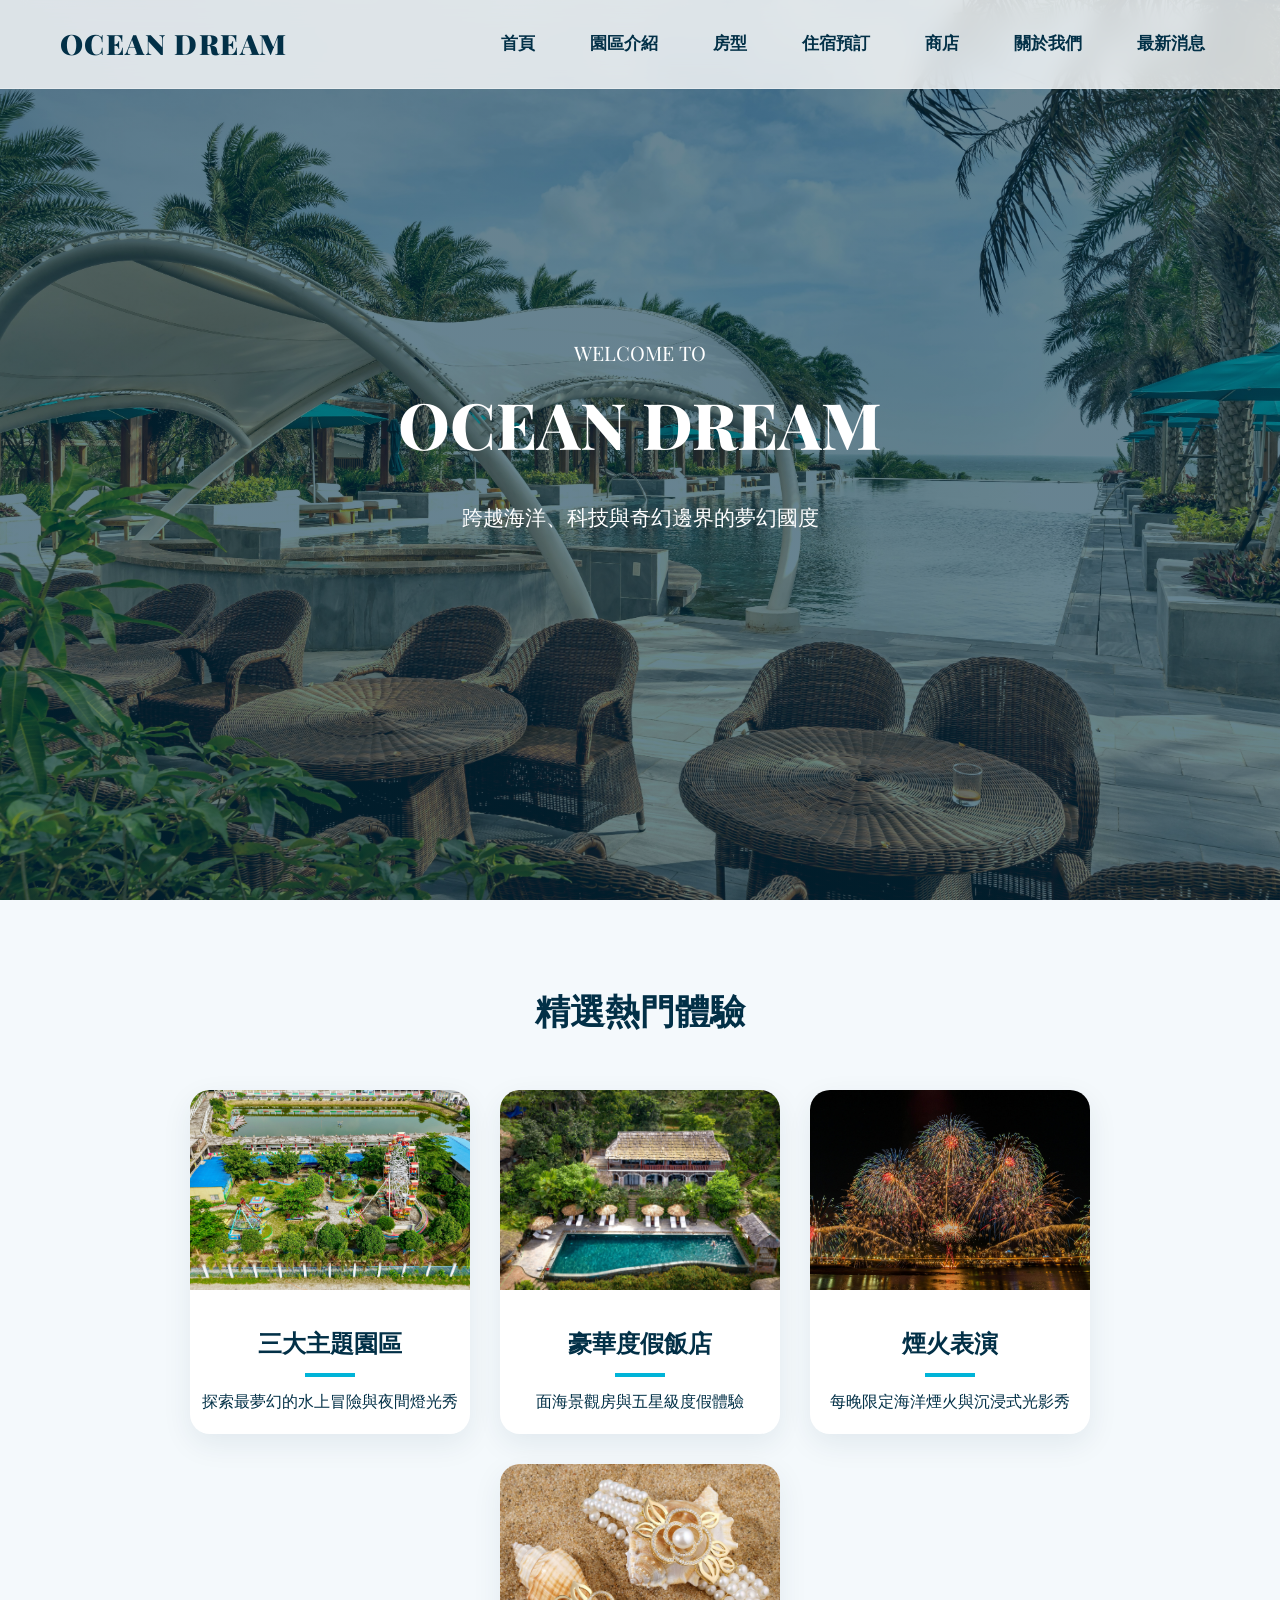
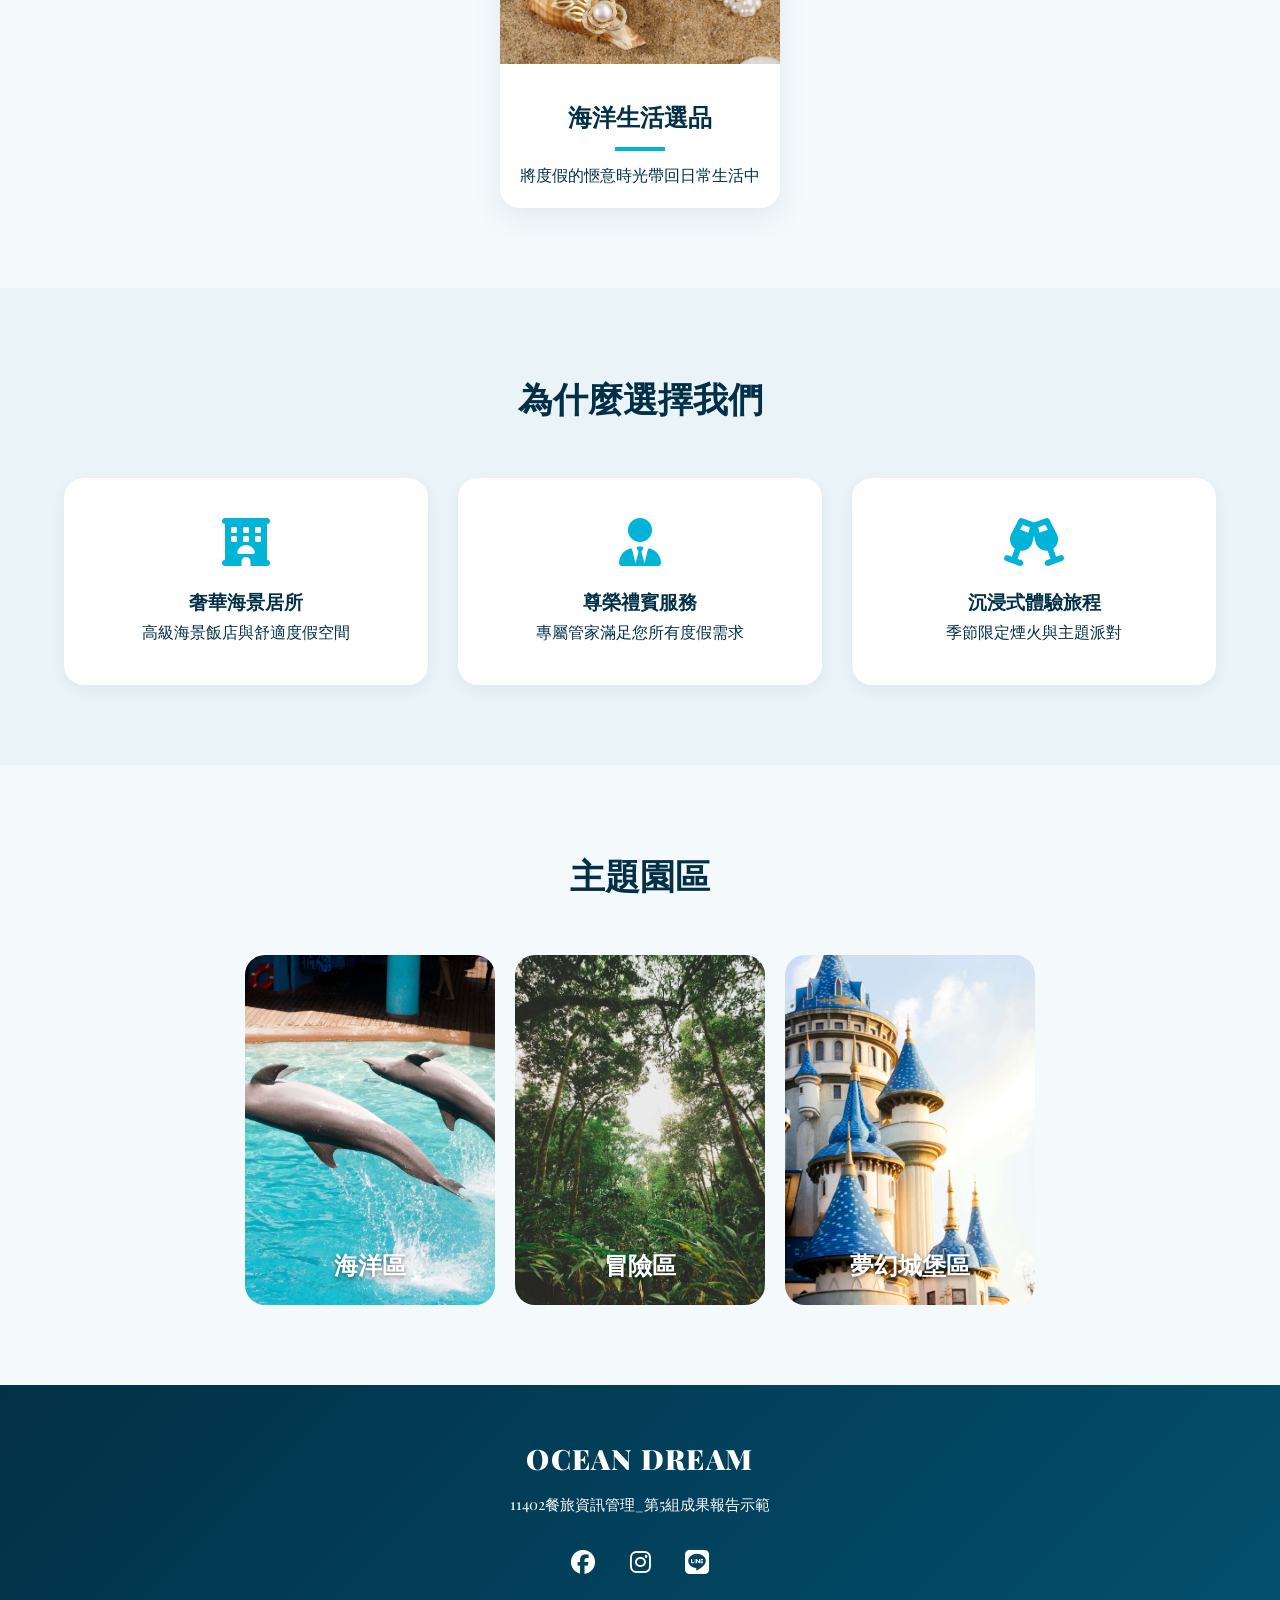
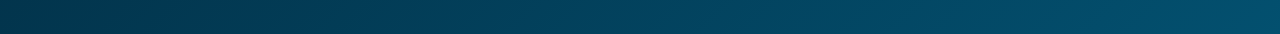
<file: OCEAN DREAM/index.html>
<!doctype html>
<html lang="zh-Hant-TW">
<head>
    <meta charset="utf-8">
    <link href="style.css" rel="stylesheet" type="text/css">
	<link rel="stylesheet" href="https://cdnjs.cloudflare.com/ajax/libs/font-awesome/6.5.1/css/all.min.css">
	<link rel="preconnect" href="https://fonts.googleapis.com">
	<link rel="preconnect" href="https://fonts.gstatic.com" crossorigin>
	<link href="https://fonts.googleapis.com/css2?family=Playfair+Display:wght@400;700;1000&display=swap" rel="stylesheet">
</head>

    <nav class="navbar">
        <div class="logo">Ocean Dream</div>
        
        <ul class="nav-links">
            <li><a href="index.html">首頁</a></li>
            <li><a href="introduction.html">園區介紹</a></li>
            <li><a href="room.html">房型</a></li>
            <li><a href="order.html">住宿預訂</a></li>
            <li><a href="shop.html">商店</a></li>
            <li><a href="about.html">關於我們</a></li>
            <li><a href="news.html">最新消息</a></li>
        </ul>
    </nav>
	<body class="page-index">
	
	<section class="hero">
        <div class="hero-content">
        <span>WELCOME TO</span>
        <h1>OCEAN DREAM</h1>
        <p>跨越海洋、科技與奇幻邊界的夢幻國度 </p>
        </div>
    </section>

    <!-- Featured Tours -->
    <section class="featured-tours">

        <div class="section-title">精選熱門體驗</div>
        <div class="card-container">
            <!-- Card 1 -->
            <div class="tour-card">
                <img src="images/index2.jpg" alt="海洋世界示意圖">
                <h3>三大主題園區</h3><hr>
                <p>探索最夢幻的水上冒險與夜間燈光秀</p>
            </div>

            <!-- Card 2 -->
            <div class="tour-card">
                <img src="images/index3.jpg" alt="豪華度假飯店示意圖">
                <h3>豪華度假飯店</h3> <hr>
                <p>面海景觀房與五星級度假體驗</p>
            </div>

            <!-- Card 3 -->
            <div class="tour-card">
                <img src="images/index4.jpg" alt="煙火表演示意圖">
                <h3>煙火表演</h3><hr>
                <p>每晚限定海洋煙火與沉浸式光影秀</p>
            </div>

            <!-- Card 4 -->
            <div class="tour-card">
                <img src="images/index5.jpg" alt="親子冒險示意圖">
                <h3>海洋生活選品</h3><hr>
                <p>將度假的愜意時光帶回日常生活中</p>
            </div>

        </div>

    </section>

    <!-- Advantages -->
    <section class="advantages">

        <div class="section-title">為什麼選擇我們</div>

        <div class="advantages-container">

            <!-- Advantage 1 -->
            <div class="advantage-card">
                <i class="fa-solid fa-hotel"></i>
                <h3>奢華海景居所</h3>
                <p>高級海景飯店與舒適度假空間</p>
            </div>

            <!-- Advantage 2 -->
            <div class="advantage-card">
    			<i class="fa-solid fa-user-tie"></i> 
				<h3>尊榮禮賓服務</h3>
   			 	<p>專屬管家滿足您所有度假需求</p>
</div>

            <!-- Advantage 3 -->
            <div class="advantage-card">
                <i class="fa-solid fa-champagne-glasses"></i>
                <h3>沉浸式體驗旅程</h3>
                <p> 季節限定煙火與主題派對</p>
            </div>

        </div>

    </section>

    <!-- Categories -->
    <section class="tour-categories">
        <div class="section-title">主題園區</div>
        <div class="category-cards">

            <!-- Category 1 -->
            <div class="category-card">
                <a href="introduction.html" class="card-link">
				<img src="images/index6.jpg" alt="海洋區示意圖">
                <h3>海洋區</h3>
				</a>
            </div>

            <!-- Category 2 -->
            <div class="category-card">
				<a href="introduction.html" class="card-link">
                <img src="images/index7.jpg" alt="探險區示意圖">
                <h3>冒險區</h3>
			</a>
            </div>

            <!-- Category 4 -->
            <div class="category-card">
    <!-- 將連結包裹住整個卡片內容 -->
    			<a href="introduction.html" class="card-link">
        		<img src="images/index9.jpg" alt="夢幻城堡區示意圖">
        		<h3>夢幻城堡區</h3>
    </a>
</div>
        </div>
    </section>
	
</body>
	<footer>
		<div class="footer-logo">Ocean Dream</div>
    	<p>11402餐旅資訊管理_第5組成果報告示範</p>

    	<div class="social-icons">
        	<a href="#"><i class="fab fa-facebook"></i></a>
        	<a href="#"><i class="fab fa-instagram"></i></a>
        	<a href="#"><i class="fab fa-line"></i></a>
        	
    	</div>
	</footer>
</html>
</file>
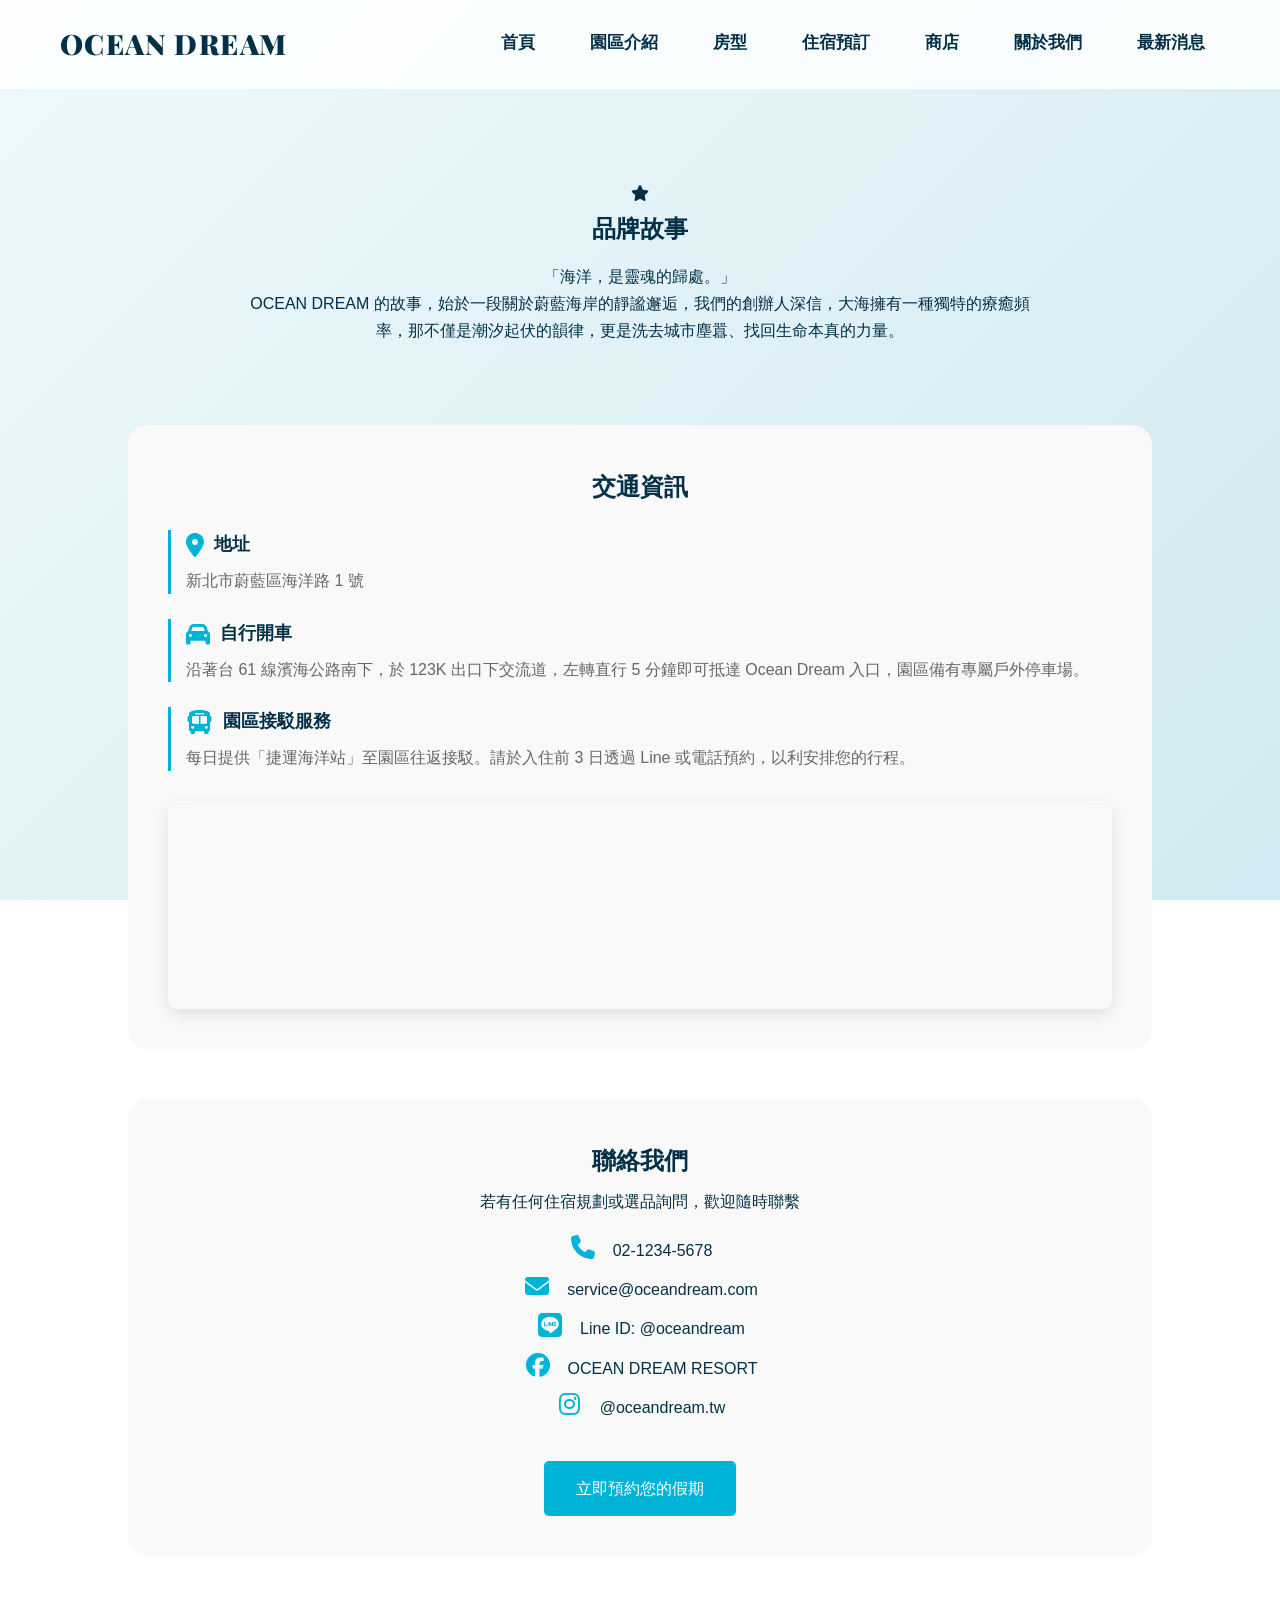
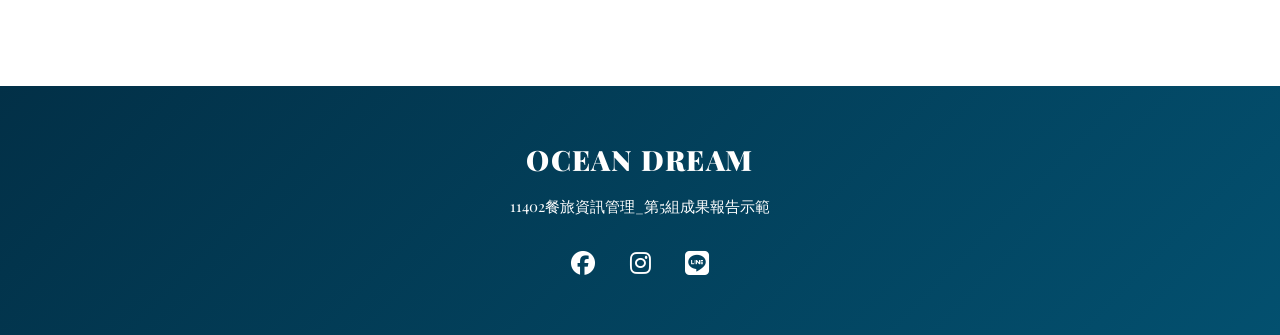
<file: OCEAN DREAM/about.html>
<!doctype html>
<html lang="zh-Hant-TW">
<head>
    <meta charset="utf-8">
    <link href="style.css" rel="stylesheet" type="text/css">
	<link rel="stylesheet" href="https://cdnjs.cloudflare.com/ajax/libs/font-awesome/6.5.1/css/all.min.css">
	<link rel="preconnect" href="https://fonts.googleapis.com">
<link rel="preconnect" href="https://fonts.gstatic.com" crossorigin>
<link href="https://fonts.googleapis.com/css2?family=Playfair+Display:wght@400;700;1000&display=swap" rel="stylesheet">
	
</head>

    <nav class="navbar">
        <div class="logo">Ocean Dream</div>
        
        <ul class="nav-links">
            <li><a href="index.html">首頁</a></li>
            <li><a href="introduction.html">園區介紹</a></li>
            <li><a href="room.html">房型</a></li>
            <li><a href="order.html">住宿預訂</a></li>
            <li><a href="shop.html">商店</a></li>
            <li><a href="about.html">關於我們</a></li>
            <li><a href="news.html">最新消息</a></li>
        </ul>
    </nav>
	<body class="page-about">

    <section class="about-content">
        <!-- 品牌簡介 -->
        <div class="info-block">
			<i class="fa-solid fa-star"></i>
            <h2>品牌故事</h2>
            <p>「海洋，是靈魂的歸處。」<br>
OCEAN DREAM 的故事，始於一段關於蔚藍海岸的靜謐邂逅，我們的創辦人深信，大海擁有一種獨特的療癒頻率，那不僅是潮汐起伏的韻律，更是洗去城市塵囂、找回生命本真的力量。</p>
        </div>

        <!-- 交通與聯絡 -->
        <!-- 交通區塊內 -->
<div class="contact-card">
    <h3>交通資訊</h3>
       
    <!-- 開車指引 -->
	<div class="transport-option">
        <h4><i class="fa-solid fa-location-dot"></i> 地址</h4>
        <p>新北市蔚藍區海洋路 1 號</p>
    </div>
    <div class="transport-option">
        <h4><i class="fa-solid fa-car"></i> 自行開車</h4>
        <p>沿著台 61 線濱海公路南下，於 123K 出口下交流道，左轉直行 5 分鐘即可抵達 Ocean Dream 入口，園區備有專屬戶外停車場。</p>
    </div>

    <!-- 接駁車指引 -->
    <div class="transport-option">
        <h4><i class="fa-solid fa-bus"></i> 園區接駁服務</h4>
        <p>每日提供「捷運海洋站」至園區往返接駁。請於入住前 3 日透過 Line 或電話預約，以利安排您的行程。</p>
    </div>

    <!-- 地圖區塊 -->
    <div class="map-container">
        <!-- 嵌入 Google Map 的 iframe 放置於此 -->
        <iframe src="https://www.google.com/maps/embed?..." width="100%" height="200" style="border:0; border-radius:10px;" allowfullscreen="" loading="lazy"></iframe>
    </div>
</div>

            <!-- 聯絡我們 -->
            <div class="contact-card1">
            <h3>聯絡我們</h3>
                <p>若有任何住宿規劃或選品詢問，歡迎隨時聯繫</p>
                <ul class="contact-list">
                    <li><i class="fa-solid fa-phone"></i>02-1234-5678</li>
                    <li><i class="fa-solid fa-envelope"></i>service@oceandream.com</li>
                    <li><i class="fa-brands fa-line"></i>Line ID: @oceandream</li>
					<li><i class="fa-brands fa-facebook"></i>OCEAN DREAM RESORT</li>
					<li><i class="fa-brands fa-instagram"></i>@oceandream.tw</li>
                </ul>
                <a href="order.html" class="contact-btn">立即預約您的假期</a>
            </div>
    </section>


</body>
	<footer>
		<div class="footer-logo">Ocean Dream</div>
    	<p>11402餐旅資訊管理_第5組成果報告示範</p>

    	<div class="social-icons">
        	<a href="#"><i class="fab fa-facebook"></i></a>
        	<a href="#"><i class="fab fa-instagram"></i></a>
        	<a href="#"><i class="fab fa-line"></i></a>
        	
    	</div>
	</footer>
</html>
</file>
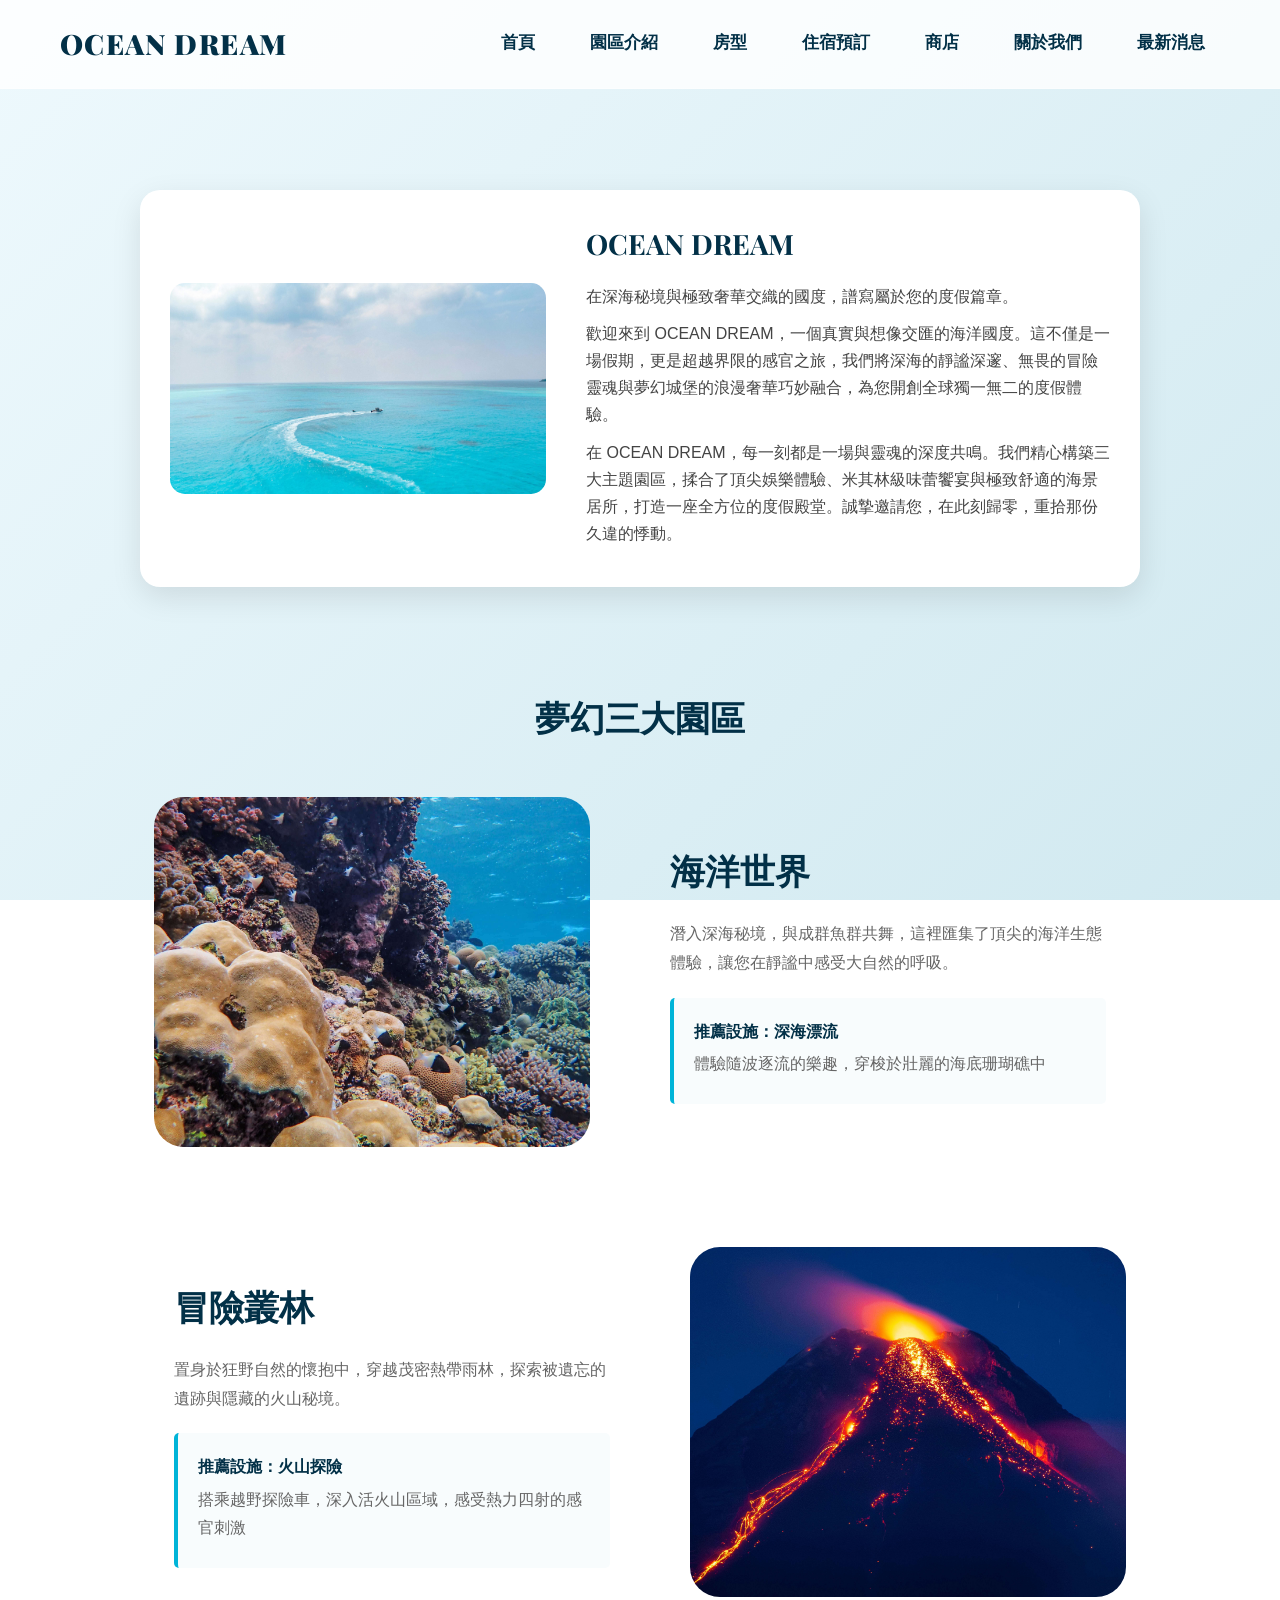
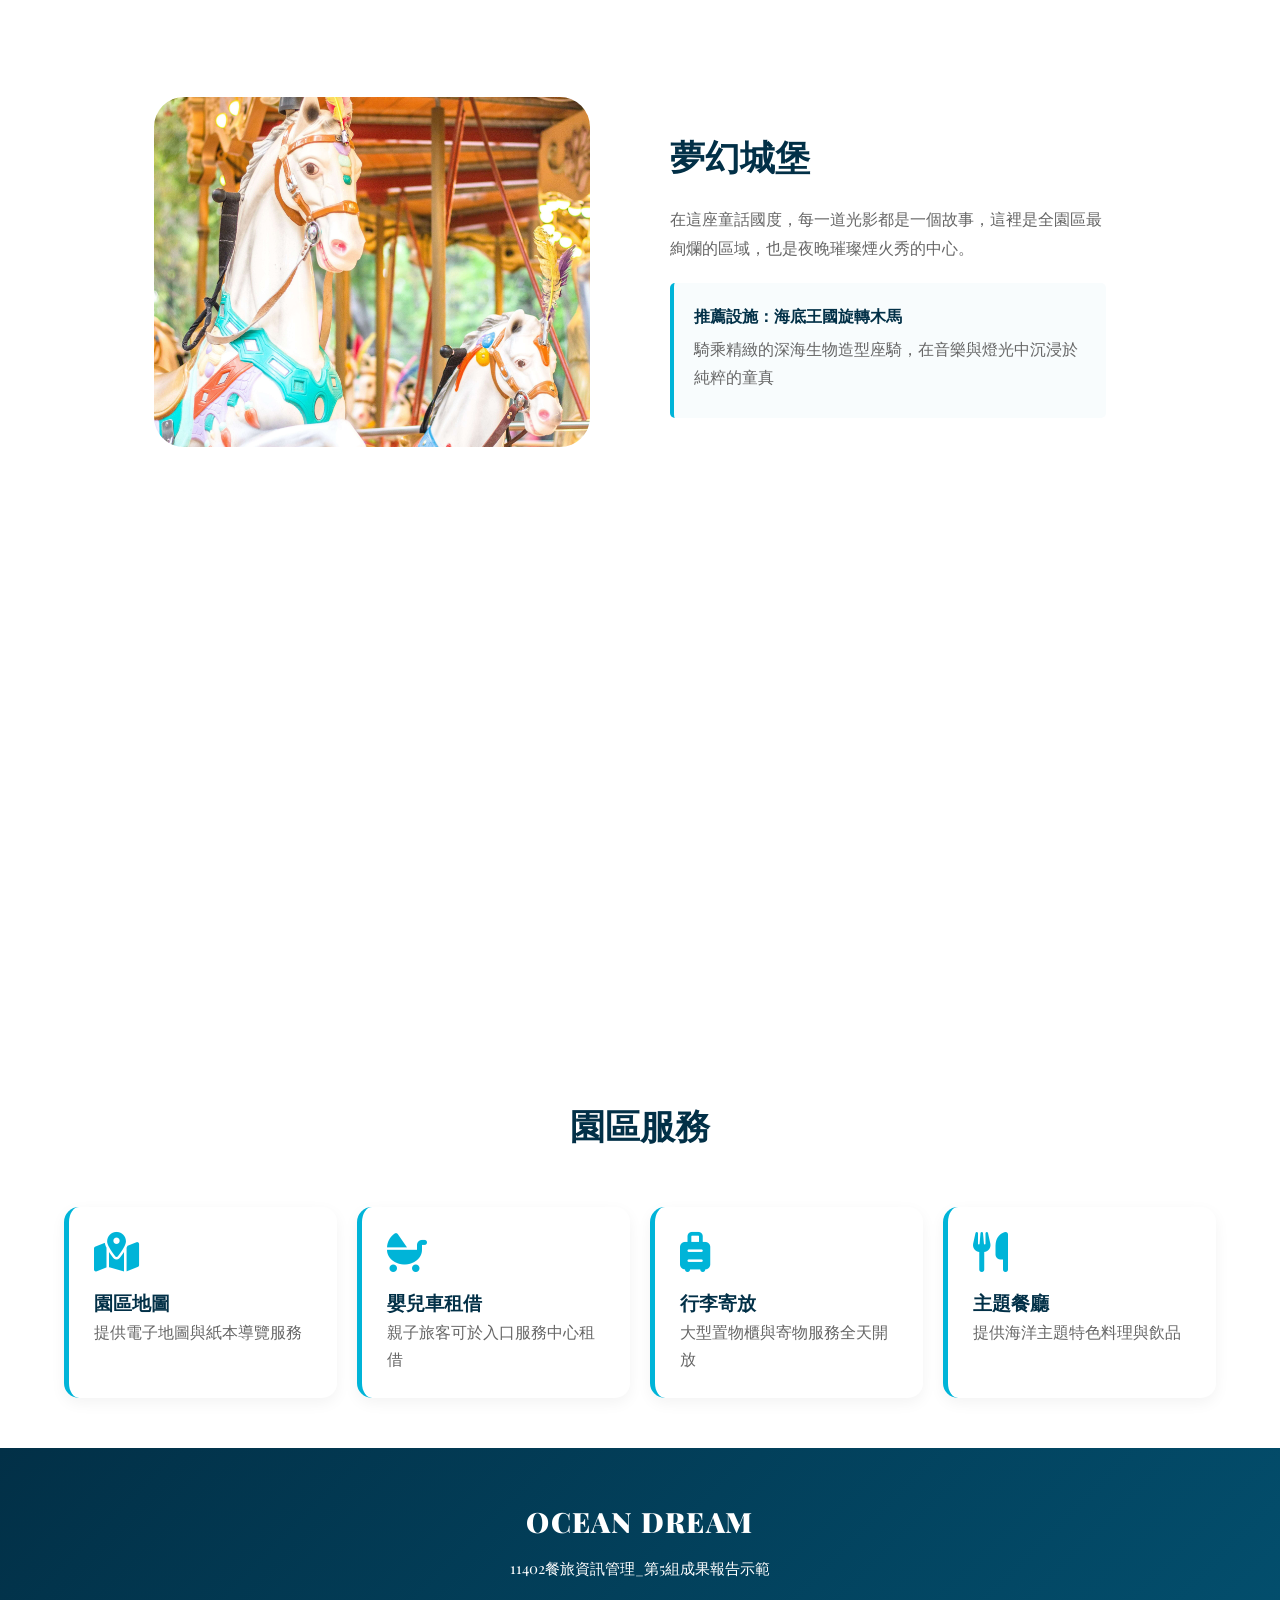
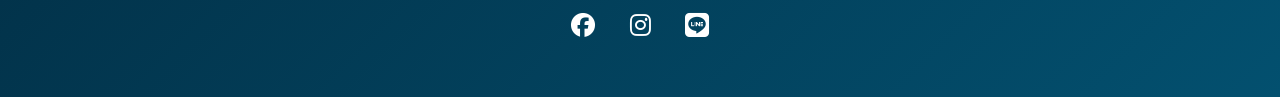
<file: OCEAN DREAM/introduction.html>
<!doctype html>
<html lang="zh-Hant-TW">
<head>
    <meta charset="utf-8">
    <link href="style.css" rel="stylesheet" type="text/css">
	<link rel="stylesheet" href="https://cdnjs.cloudflare.com/ajax/libs/font-awesome/6.5.1/css/all.min.css">
	<link rel="preconnect" href="https://fonts.googleapis.com">
<link rel="preconnect" href="https://fonts.gstatic.com" crossorigin>
<link href="https://fonts.googleapis.com/css2?family=Playfair+Display:wght@400;700;1000&display=swap" rel="stylesheet">
	
</head>


<nav class="navbar">
    <div class="logo">Ocean Dream</div>

    <ul class="nav-links">
        <li><a href="index.html">首頁</a></li>
        <li><a href="introduction.html">園區介紹</a></li>
        <li><a href="room.html">房型</a></li>
        <li><a href="order.html">住宿預訂</a></li>
        <li><a href="shop.html">商店</a></li>
        <li><a href="about.html">關於我們</a></li>
        <li><a href="news.html">最新消息</a></li>
    </ul>
</nav>
	<body class="page-intro">
<!-- Hero -->
	

<!-- ===== About ===== -->
<section>

    <div class="card-container">

        <div class="tour-card" style="width:100%; max-width:1000px;">
            <div class="card-content">

                <img src="images/intro1.jpg" alt="Ocean Dream">

                <div class="card-text">
                    <h3>OCEAN DREAM </h3>
                    <p class="highlight-text">在深海秘境與極致奢華交織的國度，譜寫屬於您的度假篇章。</p>
            
            <p>歡迎來到 OCEAN DREAM，一個真實與想像交匯的海洋國度。這不僅是一場假期，更是超越界限的感官之旅，我們將深海的靜謐深邃、無畏的冒險靈魂與夢幻城堡的浪漫奢華巧妙融合，為您開創全球獨一無二的度假體驗。</p>
      
            <p>在 OCEAN DREAM，每一刻都是一場與靈魂的深度共鳴。我們精心構築三大主題園區，揉合了頂尖娛樂體驗、米其林級味蕾饗宴與極致舒適的海景居所，打造一座全方位的度假殿堂。誠摯邀請您，在此刻歸零，重拾那份久違的悸動。</p>
                </div>

            </div>
        </div>

    </div>
</section>

<!-- ===== Zones ===== -->
<section class="theme-park-section">
    <h2 class="section-title">夢幻三大園區</h2>

    <div class="park-item">
        <div class="park-img"><img src="images/intro2.jpg" alt="海洋世界"></div>
        <div class="park-desc">
            <h3>海洋世界</h3>
            <p>潛入深海秘境，與成群魚群共舞，這裡匯集了頂尖的海洋生態體驗，讓您在靜謐中感受大自然的呼吸。</p>
            <div class="highlight-ride">
                <strong>推薦設施：深海漂流</strong>
                <p>體驗隨波逐流的樂趣，穿梭於壯麗的海底珊瑚礁中</p>
            </div>
        </div>
    </div>

    <div class="park-item reverse">
        <div class="park-img"><img src="images/intro5.jpg" alt="冒險叢林"></div>
        <div class="park-desc">
            <h3>冒險叢林</h3>
            <p>置身於狂野自然的懷抱中，穿越茂密熱帶雨林，探索被遺忘的遺跡與隱藏的火山秘境。</p>
            <div class="highlight-ride">
                <strong>推薦設施：火山探險</strong>
                <p>搭乘越野探險車，深入活火山區域，感受熱力四射的感官刺激</p>
            </div>
        </div>
    </div>

    <div class="park-item ">
        <div class="park-img"><img src="images/intro4.jpg" alt="夢幻城堡"></div>
        <div class="park-desc">
            <h3>夢幻城堡</h3>
            <p>在這座童話國度，每一道光影都是一個故事，這裡是全園區最絢爛的區域，也是夜晚璀璨煙火秀的中心。</p>
            <div class="highlight-ride">
                <strong>推薦設施：海底王國旋轉木馬</strong>
                <p>騎乘精緻的深海生物造型座騎，在音樂與燈光中沉浸於純粹的童真</p>
            </div>
        </div>
    </div>
    </section>

<!-- ===== Show ===== -->
<section class="show-hero">
    <div class="hero-overlay"></div>
    <div class="hero-content">
        <h1>夜間煙火光影秀</h1>
        <p>每晚 8:00 盛大演出</p>
    </div>
</section>

<!-- ===== Services ===== -->
<!-- ===== Services 修正後結構 ===== -->
<section class="service-section">
    <div class="section-title"><strong>園區服務</strong></div>
    <!-- 這裡只留一個 .service-list -->
    <div class="service-list">
        <div class="service-item">
            <i class="fa-solid fa-map-location-dot"></i>
            <h3>園區地圖</h3>
            <p>提供電子地圖與紙本導覽服務</p>
        </div>
        <div class="service-item">
            <i class="fa-solid fa-baby-carriage"></i>
            <h3>嬰兒車租借</h3>
            <p>親子旅客可於入口服務中心租借</p>
        </div>
        <div class="service-item">
            <i class="fa-solid fa-suitcase-rolling"></i>
            <h3>行李寄放</h3>
            <p>大型置物櫃與寄物服務全天開放</p>
        </div>
        <div class="service-item">
            <i class="fa-solid fa-utensils"></i>
            <h3>主題餐廳</h3>
            <p>提供海洋主題特色料理與飲品</p>
        </div>
    </div>
</section>
</body>
<footer>
		<div class="footer-logo">Ocean Dream</div>
    	<p>11402餐旅資訊管理_第5組成果報告示範</p>

    	<div class="social-icons">
        	<a href="#"><i class="fab fa-facebook"></i></a>
        	<a href="#"><i class="fab fa-instagram"></i></a>
        	<a href="#"><i class="fab fa-line"></i></a>
        	
    	</div>
	</footer>
</html>
</file>
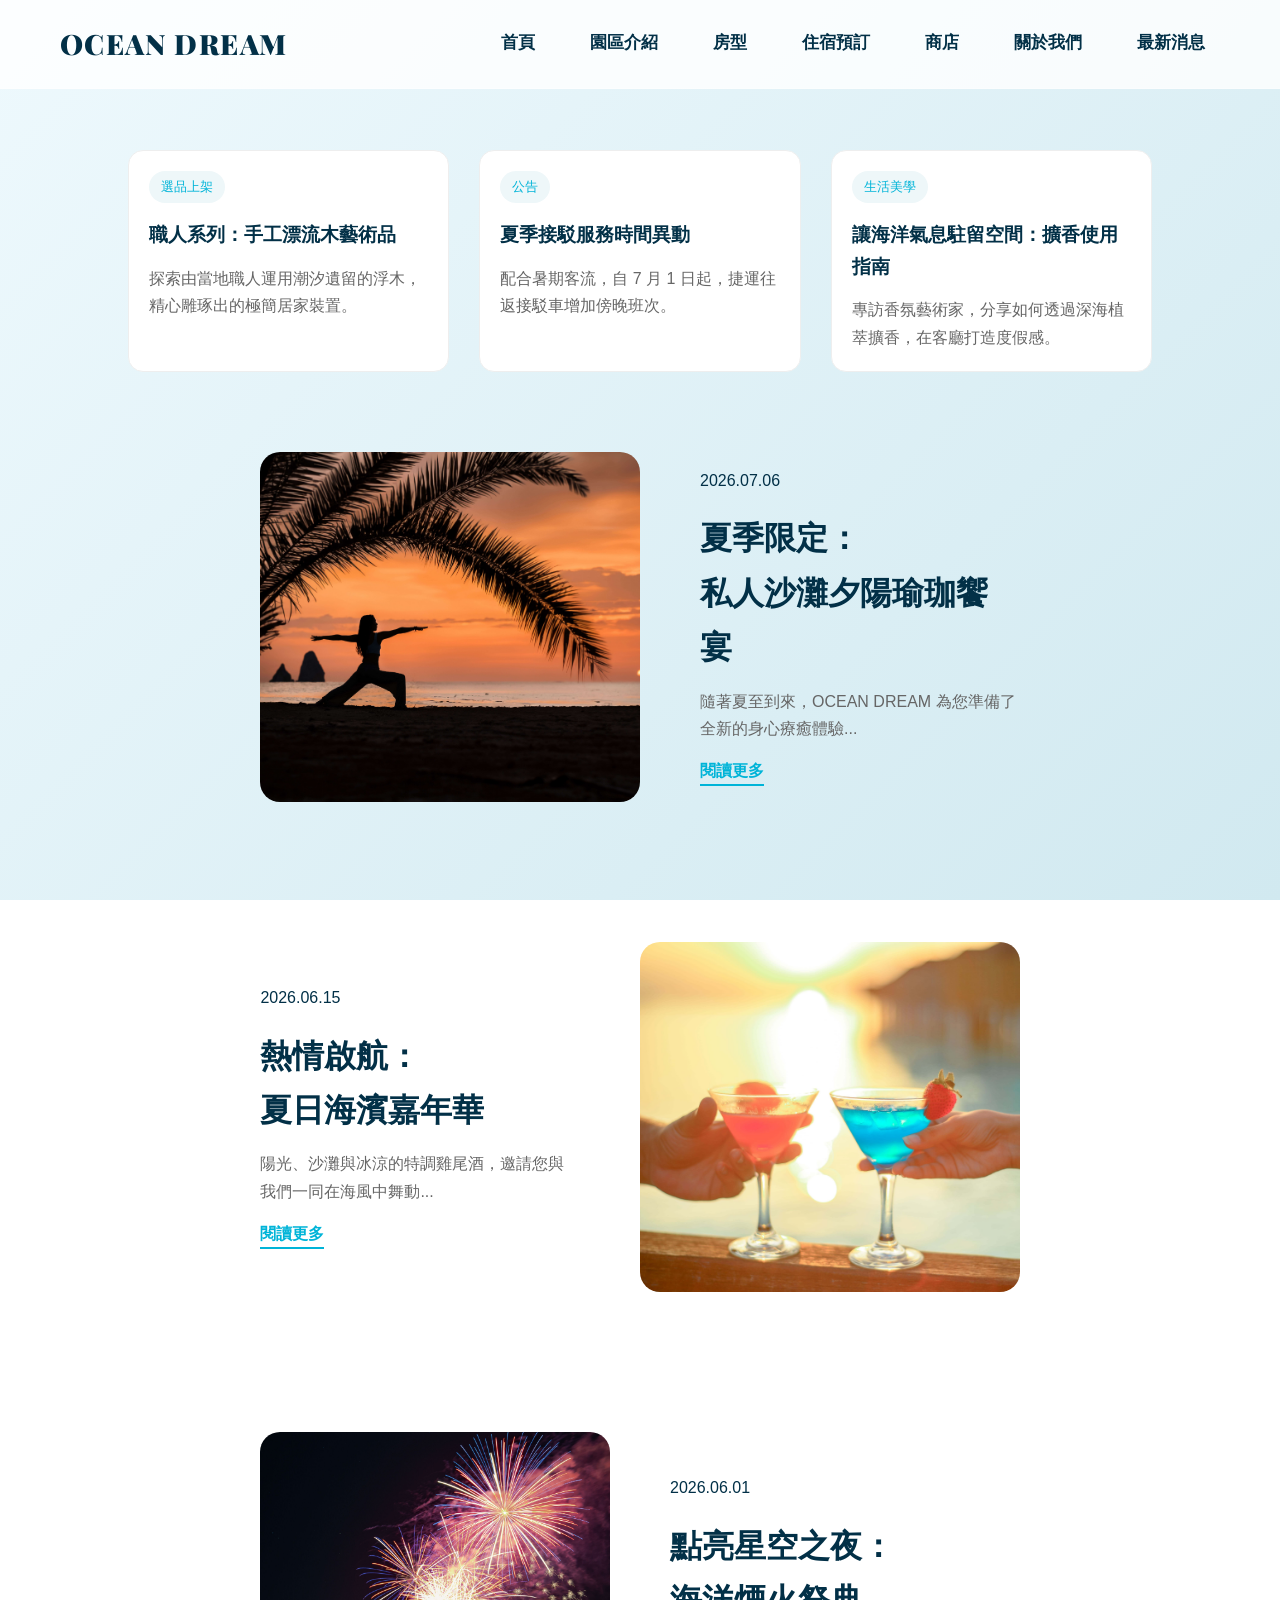
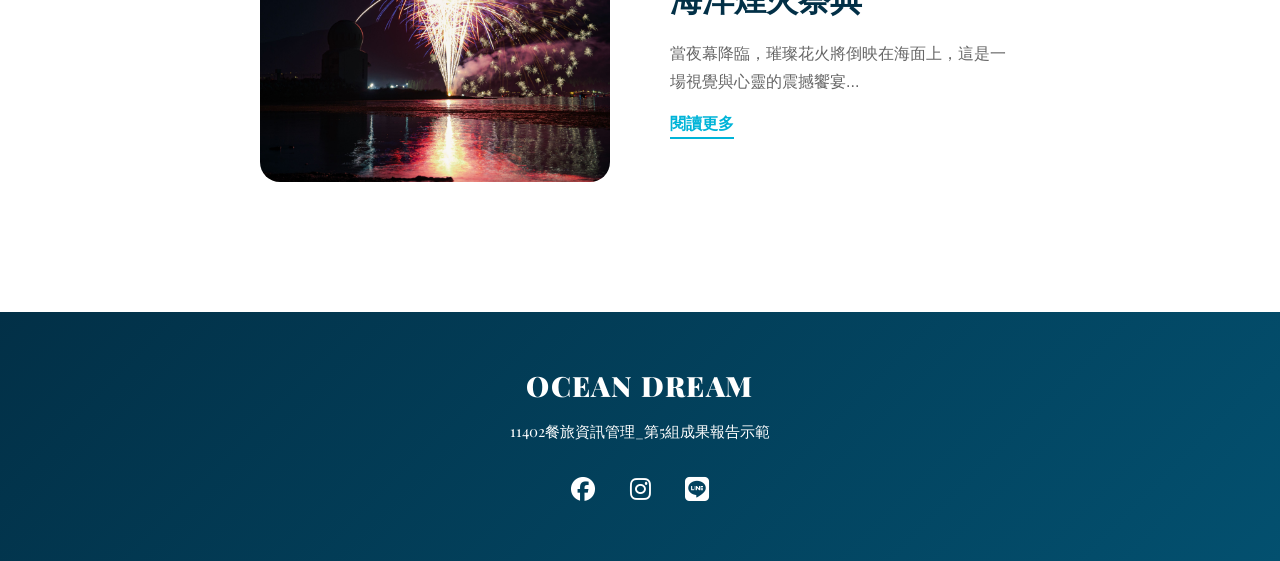
<file: OCEAN DREAM/news.html>
<!doctype html>
<html lang="zh-Hant-TW">
<head>
    <meta charset="utf-8">
    <link href="style.css" rel="stylesheet" type="text/css">
	<link rel="stylesheet" href="https://cdnjs.cloudflare.com/ajax/libs/font-awesome/6.5.1/css/all.min.css">
	<link rel="preconnect" href="https://fonts.googleapis.com">
<link rel="preconnect" href="https://fonts.gstatic.com" crossorigin>
<link href="https://fonts.googleapis.com/css2?family=Playfair+Display:wght@400;700;1000&display=swap" rel="stylesheet">
</head>

    <nav class="navbar">
        <div class="logo">Ocean Dream</div>
        
        <ul class="nav-links">
            <li><a href="index.html">首頁</a></li>
            <li><a href="introduction.html">園區介紹</a></li>
            <li><a href="room.html">房型</a></li>
            <li><a href="order.html">住宿預訂</a></li>
            <li><a href="shop.html">商店</a></li>
            <li><a href="about.html">關於我們</a></li>
            <li><a href="news.html">最新消息</a></li>
        </ul>
    </nav>
	<body class="page-news">
    
		
    <section class="news-container">
		<div class="news-grid">
            <div class="news-card">
                <span class="tag">選品上架</span>
                <h3>職人系列：手工漂流木藝術品</h3>
                <p>探索由當地職人運用潮汐遺留的浮木，精心雕琢出的極簡居家裝置。</p>
            </div>
            <div class="news-card">
                <span class="tag">公告</span>
                <h3>夏季接駁服務時間異動</h3>
                <p>配合暑期客流，自 7 月 1 日起，捷運往返接駁車增加傍晚班次。</p>
            </div>
            <div class="news-card">
                <span class="tag">生活美學</span>
                <h3>讓海洋氣息駐留空間：擴香使用指南</h3>
                <p>專訪香氛藝術家，分享如何透過深海植萃擴香，在客廳打造度假感。</p>
            </div>
        </div>
        <!-- 焦點新聞 (第一則) -->
        <section class="news-features-wrapper">
    <div class="news-feature">
        <img src="images/news1.jpg" alt="瑜珈">
        <div class="feature-content">
            <span class="date">2026.07.06</span>
            <h3>夏季限定：<br>
私人沙灘夕陽瑜珈饗宴</h3>
            <p>隨著夏至到來，OCEAN DREAM 為您準備了全新的身心療癒體驗...</p>
            <a href="#" class="read-more">閱讀更多</a>
        </div>
    </div>
    <div class="news-feature">
        <img src="images/news2.jpg" alt="嘉年華">
        <div class="feature-content">
            <span class="date">2026.06.15</span>
            <h3>熱情啟航：<br>
夏日海濱嘉年華</h3>
            <p>陽光、沙灘與冰涼的特調雞尾酒，邀請您與我們一同在海風中舞動...</p>
            <a href="#" class="read-more">閱讀更多</a>
        </div>
    </div>
   <div class="news-feature">
        <img src="images/news3.jpg" alt="煙火祭典">
        <div class="feature-content">
            <span class="date">2026.06.01</span>
            <h3>點亮星空之夜：<br>
海洋煙火祭典</h3>
            <p>當夜幕降臨，璀璨花火將倒映在海面上，這是一場視覺與心靈的震撼饗宴...</p>
            <a href="#" class="read-more">閱讀更多</a>
        </div>
	</div>
</section>

        <!-- 消息列表 -->
        
    </section>
			
</body>
	<footer>
		<div class="footer-logo">Ocean Dream</div>
    	<p>11402餐旅資訊管理_第5組成果報告示範</p>

    	<div class="social-icons">
        	<a href="#"><i class="fab fa-facebook"></i></a>
        	<a href="#"><i class="fab fa-instagram"></i></a>
        	<a href="#"><i class="fab fa-line"></i></a>
        	
    	</div>
	</footer>
</html>
</file>
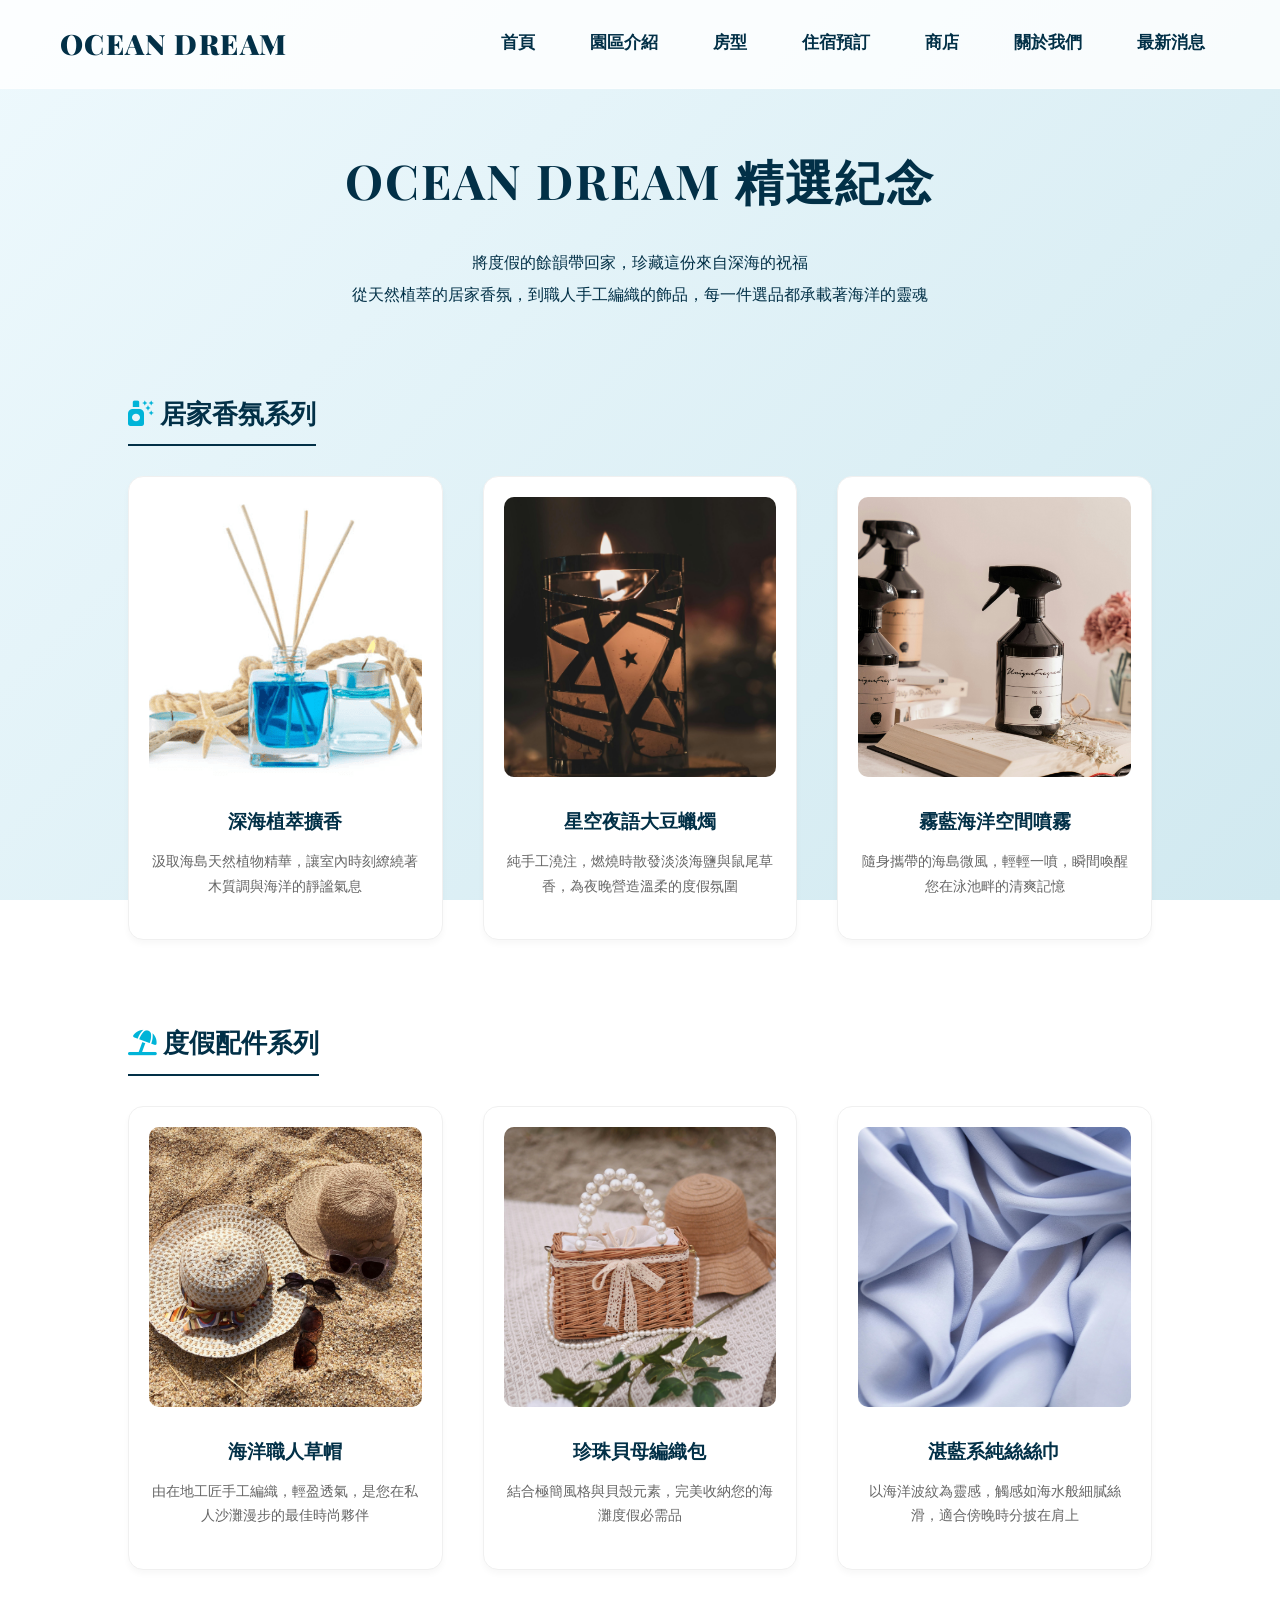
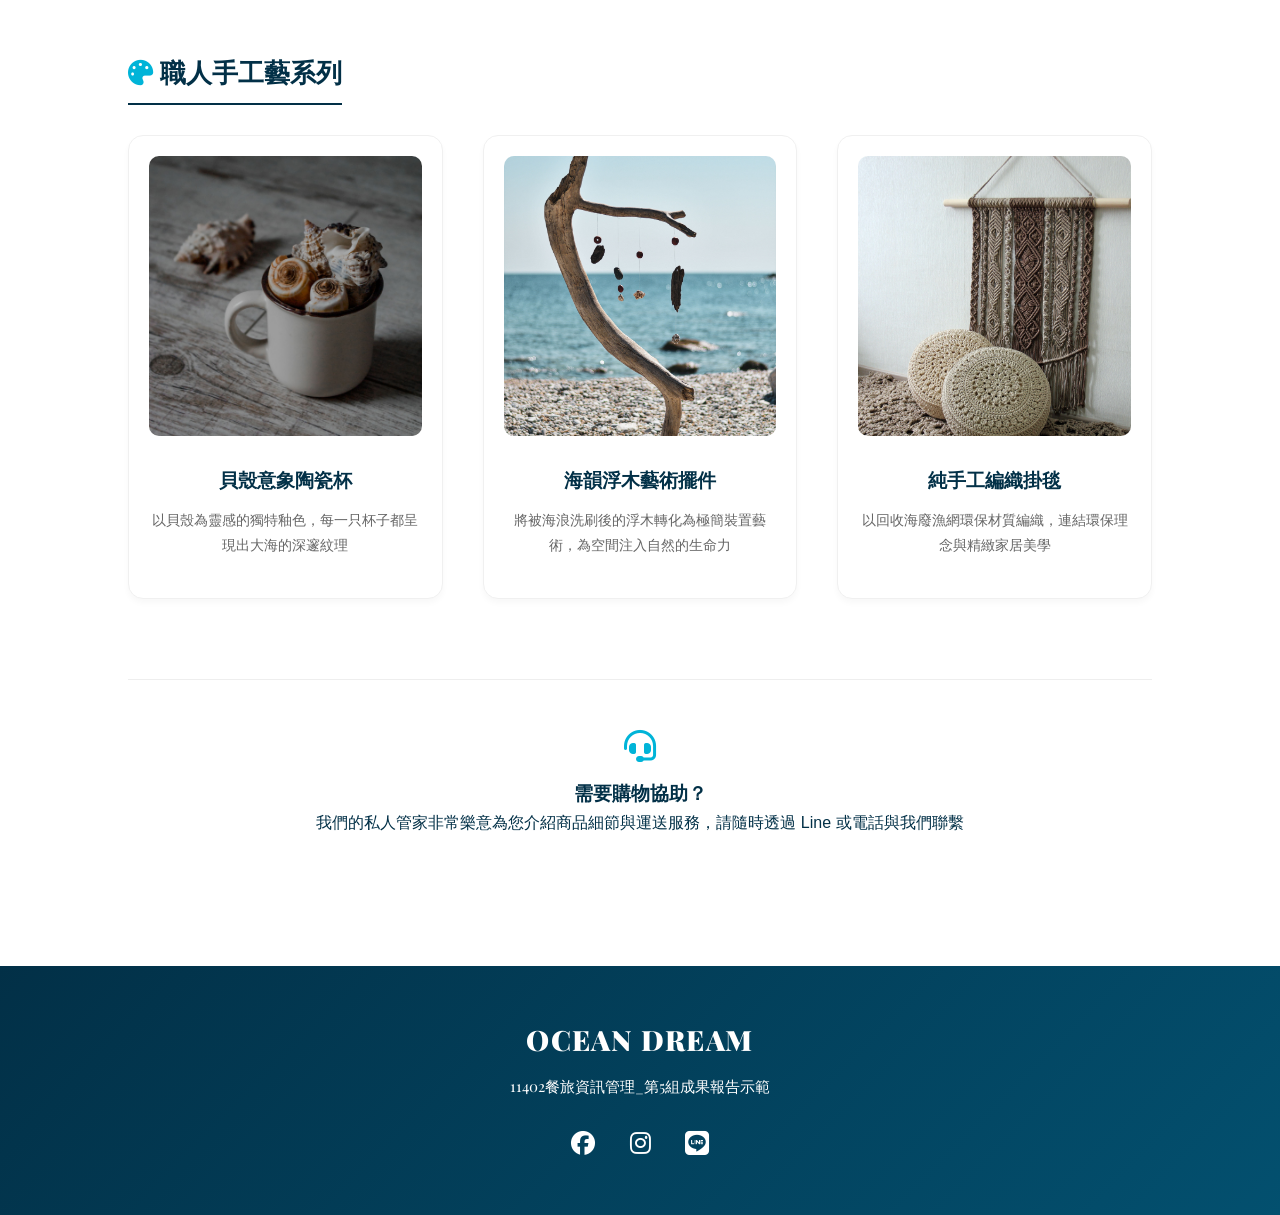
<file: OCEAN DREAM/shop.html>
<!doctype html>
<html lang="zh-Hant-TW">
<head>
    <meta charset="utf-8">
    <link href="style.css" rel="stylesheet" type="text/css">
	<link rel="stylesheet" href="https://cdnjs.cloudflare.com/ajax/libs/font-awesome/6.5.1/css/all.min.css">
	<link rel="preconnect" href="https://fonts.googleapis.com">
<link rel="preconnect" href="https://fonts.gstatic.com" crossorigin>
<link href="https://fonts.googleapis.com/css2?family=Playfair+Display:wght@400;700;1000&display=swap" rel="stylesheet">
</head>

    <nav class="navbar">
        <div class="logo">Ocean Dream</div>
        
        <ul class="nav-links">
            <li><a href="index.html">首頁</a></li>
            <li><a href="introduction.html">園區介紹</a></li>
            <li><a href="room.html">房型</a></li>
            <li><a href="order.html">住宿預訂</a></li>
            <li><a href="shop.html">商店</a></li>
            <li><a href="about.html">關於我們</a></li>
            <li><a href="news.html">最新消息</a></li>
        </ul>
    </nav>
	<body class="page-shop">
		
		<section class="shop-section">
        <section class="shop-header-container">
    <div class="shop-header">
        <h2 class="section-title">Ocean Dream 精選紀念</h2>
        <p class="shop-intro">
            將度假的餘韻帶回家，珍藏這份來自深海的祝福<br>
            從天然植萃的居家香氛，到職人手工編織的飾品，每一件選品都承載著海洋的靈魂
        </p>
    </div>
</section>

        <!-- 分類 1: 居家香氛 -->
        <div class="category-block">
            <h3 class="category-title"><i class="fa-solid fa-spray-can-sparkles"></i> 居家香氛系列</h3>
            <div class="shop-grid">
                <div class="product-card">
                    <img src="images/shop1.png" alt="擴香">
                    <h3>深海植萃擴香</h3>
                    <p class="description">汲取海島天然植物精華，讓室內時刻繚繞著木質調與海洋的靜謐氣息</p>
                </div>
                <div class="product-card">
                    <img src="images/shop2.jpg" alt="蠟燭">
                    <h3>星空夜語大豆蠟燭</h3>
                    <p class="description">純手工澆注，燃燒時散發淡淡海鹽與鼠尾草香，為夜晚營造溫柔的度假氛圍</p>
                </div>
                <div class="product-card">
                    <img src="images/shop3.jpg" alt="噴霧">
                    <h3>霧藍海洋空間噴霧</h3>
                    <p class="description">隨身攜帶的海島微風，輕輕一噴，瞬間喚醒您在泳池畔的清爽記憶</p>
                </div>
            </div>
        </div>

        <!-- 分類 2: 度假配件 -->
        <div class="category-block">
            <h3 class="category-title"><i class="fa-solid fa-umbrella-beach"></i> 度假配件系列</h3>
            <div class="shop-grid">
                <div class="product-card">
                    <img src="images/shop4.jpg" alt="草帽">
                    <h3>海洋職人草帽</h3>
                    <p class="description">由在地工匠手工編織，輕盈透氣，是您在私人沙灘漫步的最佳時尚夥伴</p>
                </div>
                <div class="product-card">
                    <img src="images/shop5.jpg" alt="包包">
                    <h3>珍珠貝母編織包</h3>
                    <p class="description">結合極簡風格與貝殼元素，完美收納您的海灘度假必需品</p>
                </div>
                <div class="product-card">
                    <img src="images/shop6.jpg" alt="絲巾">
                    <h3>湛藍系純絲絲巾</h3>
                    <p class="description">以海洋波紋為靈感，觸感如海水般細膩絲滑，適合傍晚時分披在肩上</p>
                </div>
            </div>
        </div>

        <!-- 分類 3: 職人手工藝 -->
        <div class="category-block">
            <h3 class="category-title"><i class="fa-solid fa-palette"></i> 職人手工藝系列</h3>
            <div class="shop-grid">
                <div class="product-card">
                    <img src="images/shop7.jpg" alt="杯子">
                    <h3>貝殼意象陶瓷杯</h3>
                    <p class="description">以貝殼為靈感的獨特釉色，每一只杯子都呈現出大海的深邃紋理</p>
                </div>
                <div class="product-card">
                    <img src="images/shop8.jpg" alt="浮木">
                    <h3>海韻浮木藝術擺件</h3>
                    <p class="description">將被海浪洗刷後的浮木轉化為極簡裝置藝術，為空間注入自然的生命力</p>
                </div>
                <div class="product-card">
                    <img src="images/shop9.jpg" alt="掛毯">
                    <h3>純手工編織掛毯</h3>
                    <p class="description">以回收海廢漁網環保材質編織，連結環保理念與精緻家居美學</p>
                </div>
            </div>
        </div>

        <!-- 服務區 -->
        <div class="shop-support">
            <i class="fa-solid fa-headset"></i>
            <h3>需要購物協助？</h3>
            <p>我們的私人管家非常樂意為您介紹商品細節與運送服務，請隨時透過 Line 或電話與我們聯繫</p>
        </div>
    </section>
		
		</body>
	<footer>
		<div class="footer-logo">Ocean Dream</div>
    	<p>11402餐旅資訊管理_第5組成果報告示範</p>

    	<div class="social-icons">
        	<a href="#"><i class="fab fa-facebook"></i></a>
        	<a href="#"><i class="fab fa-instagram"></i></a>
        	<a href="#"><i class="fab fa-line"></i></a>
        	
    	</div>
	</footer>
</html>
</file>
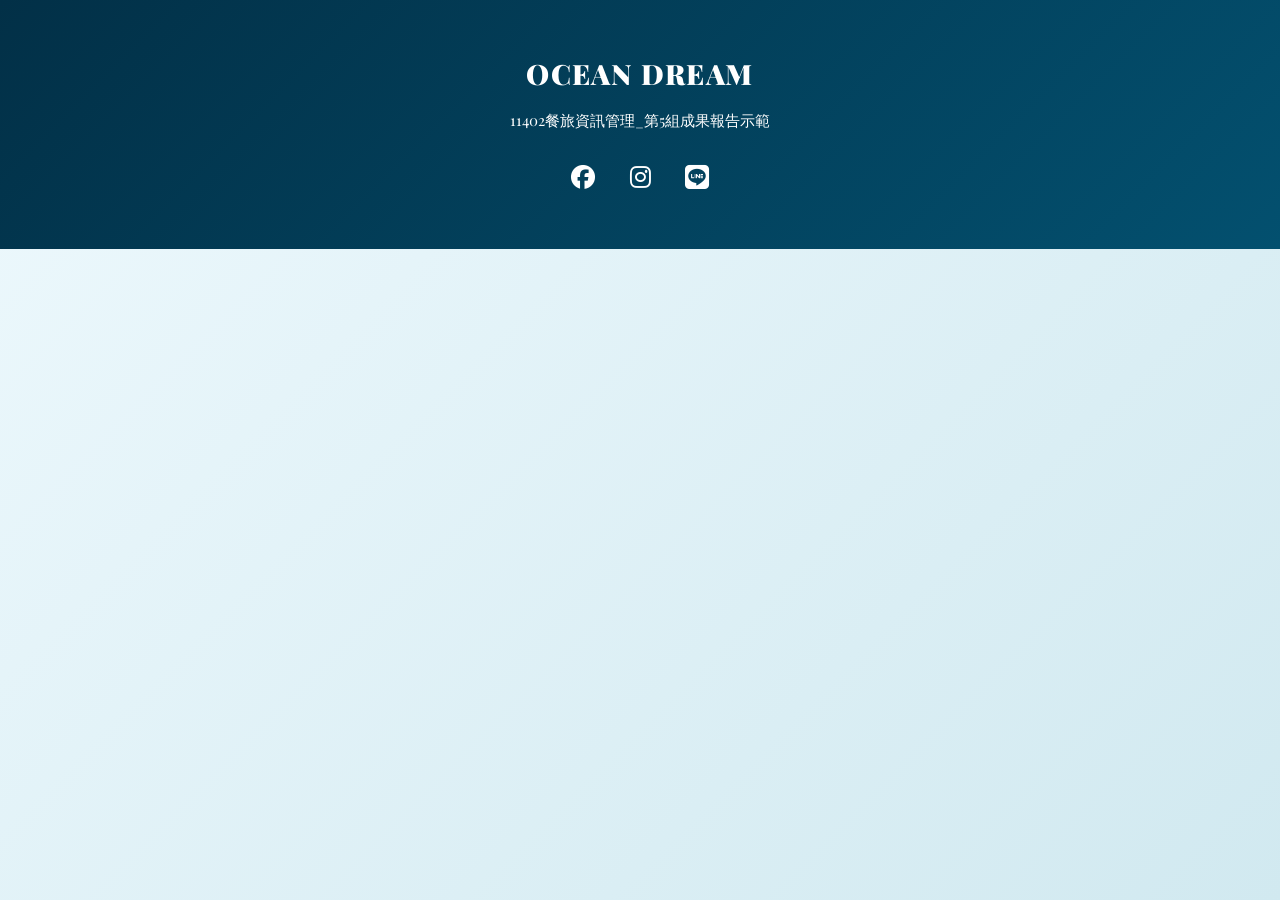
<file: OCEAN DREAM/components/footer.html>
<!doctype html>
<html lang="zh-Hant-TW">
<head>
	<meta charset="utf-8">
	<link rel="stylesheet" href="https://cdnjs.cloudflare.com/ajax/libs/font-awesome/6.5.0/css/all.min.css">
	<link href="../style.css" rel="stylesheet" type="text/css">
    <link rel="preconnect" href="https://fonts.googleapis.com">
<link rel="preconnect" href="https://fonts.gstatic.com" crossorigin>
<link href="https://fonts.googleapis.com/css2?family=Playfair+Display:wght@400;700;1000&display=swap" rel="stylesheet">
</head>

<body>
	<footer>
		<div class="footer-logo">Ocean Dream</div>
    	<p>11402餐旅資訊管理_第5組成果報告示範</p>

    	<div class="social-icons">
        	<a href="#"><i class="fab fa-facebook"></i></a>
        	<a href="#"><i class="fab fa-instagram"></i></a>
        	<a href="#"><i class="fab fa-line"></i></a>
        	
    	</div>
	</footer>

</body>
</html>
</file>
<file: OCEAN DREAM/style.css>
/* ===== Reset ===== */
:root {
    --primary: #00b4d8;
    --secondary: #023047;
    --white: #ffffff;
    --page-bg: #f4f9fc;
    --card-shadow: 0 10px 30px rgba(2, 48, 71, 0.08);
    --light-bg: #eaf3f8;
}

* {
    padding: 0;
    margin: 0; /* 統一改為 margin: 0 */
    box-sizing: border-box;
}
/* 定義淡入動畫 */
@keyframes fadeIn {
    from { opacity: 0; transform: translateY(10px); }
    to { opacity: 1; transform: translateY(0); }
}

/* 應用動畫到頁面內容 */
body {
    animation: fadeIn 0.8s ease-out forwards;
}
body {
    font-family: 'Segoe UI', Tahoma, sans-serif;
    background: linear-gradient(135deg, #eef9fd, #d1e9f0);
    background-attachment: fixed;
    color: var(--secondary);
    line-height: 1.7;
    overflow-x: hidden;
    animation: fadeIn 0.8s ease-out forwards;
}
/* 讓標題專用優雅字體 */
h1, h2, h3, .logo, .footer-logo { font-family: 'Playfair Display', serif; }


/* ===== Navbar ===== */
.navbar {
    position: fixed;
    top: 0;
    width: 100%;
    display: flex;
    justify-content: space-between;
    align-items: center;
    padding: 20px 60px;
    background: rgba(255, 255, 255, 0.8);
    backdrop-filter: blur(12px);
    border-bottom: 1px solid rgba(255, 255, 255, 0.3);
    z-index: 1000;
}

.logo {
    /* Logo 仍保留 Playfair Display 展現高級渡假村氛圍 */
    font-family: 'Playfair Display', serif;
    font-size: 28px;
    font-weight: 1000;
    color: #023047;
    letter-spacing: 0.05em;
    text-transform: uppercase;
}

.navbar ul {
    display: flex;
    list-style: none;
}

.navbar li {
    margin-left: 25px;
}

/* 導覽列極簡線條風格 */
.navbar a {
    text-decoration: none;
    color: #023047;
    font-family: 'Segoe UI', sans-serif;
    font-weight: 750;
    font-size: 17px;
    padding: 15px;
    transition: 0.3s;
    position: relative;
    background: transparent !important;
}

.navbar a:hover {
    color: #0077b6;
}

.navbar a::after {
    content: '';
    position: absolute;
    bottom: 5px;
    left: 50%;
    width: 0;
    height: 1.5px;
    background: #0077b6;
    transition: 0.3s ease-out;
    transform: translateX(-50%);
}

.navbar a:hover::after {
    width: 50%;
}

/* ===== Hero (首頁版) ===== */
/* 全站與頁面背景 */
.page-index {
	font-family: 'Playfair Display', serif;
    background-color: var(--page-bg);
}

/* ===== Hero (首頁版) ===== */
.page-index .hero {
    height: 100vh;
    background: linear-gradient(rgba(2, 48, 71, 0.6), rgba(2, 48, 71, 0.6)),url('images/index1.jpg');
    background-size: cover;
    background-position: center;
    display: flex;
    justify-content: center;
    align-items: center;
    text-align: center;
    color: #FFFFFF;
}
.page-index .hero-content span { font-size: 20px; }
.page-index .hero-content h1 { font-size: 4rem; margin-bottom: 20px; font-weight: 800; }
.page-index .hero-content p { font-size: 1.3rem; margin-bottom: 30px; }
.page-index .cta-btn {
    background-color: #00b4d8;
    color: var(--white);
    padding: 15px 40px;
    border-radius: 50px;
    text-decoration: none;
    font-weight: bold;
    transition: .3s;
    display: inline-block;
}
.page-index .cta-btn:hover { transform: scale(1.05); box-shadow: 0 5px 15px rgba(0, 180, 216, 0.4); }

/* ===== Section Titles ===== */
.page-index section { padding: 80px 5%; }
.page-index .section-title { 
    text-align: center; font-size: 2.2rem; margin-bottom: 50px; 
    color: var(--secondary); font-weight: 800; 
}

/* ===== Featured Tours (卡片區) ===== */
.page-index .card-container { display: flex; justify-content: center; gap: 30px; flex-wrap: wrap; }
.page-index .tour-card { 
    width: 280px; background: var(--white); border-radius: 20px; overflow: hidden; 
    box-shadow: var(--card-shadow); transition: .3s; text-align: center; padding-bottom: 20px; 
}
.page-index .tour-card:hover { transform: translateY(-10px); }
.page-index .tour-card img { width: 100%; height: 200px; object-fit: cover; margin-bottom: 15px; }
/* 已修正：將 .page-home 改回 .page-index */
.page-index .tour-card h3 { margin: 10px 0; font-size: 1.5rem; color: var(--secondary); }
.page-index .tour-card hr { width: 50px; margin: 10px auto; border: 2px solid var(--primary); }

/* ===== Advantages (優勢區背景加深) ===== */
.page-index .advantages { background: #eaf3f8; } /* 這裡比全站背景稍微深一點點，創造層次 */
.page-index .advantages-container { display: grid; grid-template-columns: repeat(auto-fit, minmax(250px, 1fr)); gap: 30px; }
.page-index .advantage-card { background: var(--white); padding: 40px; border-radius: 20px; text-align: center; box-shadow: 0 5px 15px rgba(0,0,0,0.05); }
.page-index .advantage-card i { font-size: 3rem; color: var(--primary); margin-bottom: 20px; }

/* ===== Category Cards (園區展示) ===== */
.page-index .category-cards { display: flex; justify-content: center; gap: 20px; flex-wrap: wrap; }
.page-index .category-card { width: 250px; height: 350px; border-radius: 20px; overflow: hidden; position: relative; cursor: pointer; }
.page-index .category-card img { width: 100%; height: 100%; object-fit: cover; transition: .5s; }
.page-index .category-card:hover img { transform: scale(1.1); }
.page-index .category-card h3 { position: absolute; bottom: 20px; width: 100%; text-align: center; color: white; font-size: 1.5rem; text-shadow: 0 2px 5px rgba(0,0,0,0.5); }



/* ===== 園區介紹區塊 ===== */
.page-intro section { padding: 50px 5%; }
.page-intro .section-title { text-align: center; font-size: 2.2rem; margin-bottom: 50px; color: var(--secondary); font-weight: 800; }

.page-intro .card-container { display: flex; justify-content: center; gap: 30px; flex-wrap: wrap; }
.page-intro .tour-card { background: var(--white); border-radius: 20px; overflow: hidden; box-shadow: 0 10px 30px rgba(0,0,0,0.1); transition: .3s; margin-top: 140px;}
.page-intro .card-content { display: flex; align-items: center; gap: 40px; padding: 30px; }
.page-intro .card-content img { width: 40%; height: auto; border-radius: 15px; }
.page-intro .card-text { flex: 1; }
.page-intro .card-text h3 { margin-bottom: 15px; font-size: 28px; color: var(--secondary); }
.page-intro .card-text p { margin-bottom: 10px; font-size: 16px; color: #444; }

.page-intro .theme-park-section { padding: 50px 5%; max-width: 1100px; margin: 0 auto; }

.page-intro .park-item {
    display: flex;
    align-items: center;
    gap: 60px;
    margin-bottom: 100px;
}

.page-intro .park-item.reverse { flex-direction: row-reverse; }

/* 1. 確保外層容器限制圖片溢出，並保持圓角 */
.page-intro .park-img { 
    flex: 1; 
    overflow: hidden;         /* 關鍵：讓放大後的圖片不會超出圓角範圍 */
    border-radius: 30px;      /* 確保圓角設定在此 */
}

/* 2. 圖片樣式設定 */
.page-intro .park-img img { 
    width: 100%; 
    height: 350px; 
    object-fit: cover; 
    display: block;           /* 移除圖片底部預留的微小間隙 */
    
    /* 加入過渡效果，設定放大倍率的動畫過程 */
    transition: transform 0.6s cubic-bezier(0.25, 0.46, 0.45, 0.94); 
    
    /* 陰影建議移至此處或保持在 img 上 */
    box-shadow: 0 15px 35px rgba(0,0,0,0.1);
}

/* 3. 滑鼠懸停時的放大效果 */
.page-intro .park-item:hover .park-img img { 
    transform: scale(1.08);   /* 放大 8%，這種比例看起來最高級且自然 */
}
.page-intro .park-desc { flex: 1; padding: 20px; }
.page-intro .park-desc h3 { font-size: 2.2rem; color: var(--secondary); margin-bottom: 20px; }
.page-intro .park-desc p { color: #666; line-height: 1.8; margin-bottom: 20px; }

/* 推薦設施區塊 */
.page-intro .highlight-ride {
    background: #f8fcfd;
    padding: 20px;
    border-left: 4px solid var(--primary);
    border-radius: 5px;
}
.page-intro .highlight-ride strong { color: var(--secondary); display: block; margin-bottom: 5px; }
.page-intro .highlight-ride p {  margin-bottom: 5px; }
/* ===== 夜間活動區塊 (Show Hero) ===== */
.page-intro .show-hero {
    position: relative;
    height: 50vh; /* 比主 Hero 更短一點，更有強調感 */
    background: url('https://images.unsplash.com/photo-1533174072545-7a4b6ad7a6c3?w=1600') center/cover no-repeat fixed;
    display: flex;
    justify-content: center;
    align-items: center;
    text-align: center;
    color: white;
}

.page-intro .show-hero .hero-overlay {
    background: rgba(1, 15, 30, 0.7); /* 更深的深藍色遮罩，呼應夜晚 */
}

.page-intro .show-hero .hero-content {
    z-index: 1;
}

.page-intro .show-hero h2 {
    font-size: 3.5rem;
    font-family: 'Playfair Display', serif;
    margin-bottom: 10px;
    letter-spacing: 2px;
}

.page-intro .show-hero p {
    font-size: 1.2rem;
    letter-spacing: 5px;
    text-transform: uppercase;
    color: var(--accent); /* 使用亮色點綴 */
}

/* 增加一個裝飾性標籤 */
.page-intro .show-badge {
    display: inline-block;
    margin-top: 20px;
    padding: 5px 15px;
    border: 1px solid var(--white);
    font-size: 0.8rem;
    letter-spacing: 2px;
}
/* ===== 園區服務 ===== */
.page-intro .service-list { display: grid; grid-template-columns: repeat(auto-fit, minmax(250px, 1fr)); gap: 20px; max-width: 1200px; margin: 0 auto; }
.page-intro .service-item { background: white; padding: 25px; border-radius: 15px; border-left: 5px solid var(--primary); box-shadow: 0 5px 15px rgba(0,0,0,0.05); }

.page-intro .service-item p { color: #666666; }

/* ===== 園區服務圖標樣式 ===== */
.page-intro .service-item i {
    font-size: 2.5rem;          /* 圖標大小 */
    color: var(--primary);      /* 使用你的品牌色 */
    margin-bottom: 15px;        /* 與標題間距 */
    display: block;             /* 讓圖標獨佔一行 */
    transition: transform 0.3s; /* 輕微動效 */
}
.page-intro .service-item:hover i {
    transform: scale(1.1);      /* 滑鼠移入時圖標輕微放大 */
}


/* ===== 房間頁面專屬 (page-room) ===== */

/* 1. 橫向滾動容器 */
.page-room .room-scroll-section { 
    padding: 80px 0; 
}

.page-room .scroll-container {
    display: flex;
    overflow-x: auto;
    gap: 30px;
    padding: 20px 5%;
    scrollbar-width: thin;
}

.page-room .scroll-container::-webkit-scrollbar { height: 8px; }
.page-room .scroll-container::-webkit-scrollbar-thumb { 
    background: var(--primary); 
    border-radius: 10px; 
}

/* 2. 滾動卡片樣式 */
.page-room .scroll-card {
    flex: 0 0 320px;
    background: white;
    padding: 20px;
    border-radius: 25px;
    box-shadow: var(--card-shadow);
    transition: 0.3s;
    text-align: center;
}

.page-room .scroll-card:hover { transform: translateY(-10px); }

.page-room .scroll-card img {
    width: 100%;
    height: 200px;
    object-fit: cover;
    border-radius: 20px;
    margin-bottom: 20px;
}

.page-room .scroll-card h3 { margin-bottom: 10px; color: var(--secondary); }
.page-room .scroll-card p { 
    font-size: 0.9rem; 
    color: #666; 
    margin-bottom: 15px; 
    height: 40px; 
}

.page-room .scroll-card .price { 
    font-weight: bold; 
    color: var(--primary); 
    margin-bottom: 15px; 
}

.page-room .scroll-card .cta-btn { 
    display: inline-block; 
    padding: 10px 25px; 
    border-radius: 50px; 
    background: var(--secondary); 
    color: white; 
    text-decoration: none; 
    transition: 0.3s;
}

.page-room .scroll-card .cta-btn:hover { background: var(--primary); }

/* 3. 標題樣式 */
.page-room .section-title{
    text-align: center;
    font-size: 2.2rem;
    margin-bottom: 30px;
    color: var(--secondary);
    font-weight: 800;
    margin-top: 80px;
}

/* ===== 尊榮設施區塊 (背景改為白色) ===== */
.page-room .room-amenities-list { 
    padding: 50px 5%; 
    max-width: 1100px; 
    margin: 40px auto; /* 增加與上下區塊的間距 */
    background-color: #ffffff; /* 設定背景為白色 */
    border-radius: 30px; /* 加入圓角，更有度假感 */
    box-shadow: 0 10px 40px rgba(0,0,0,0.03); /* 加入極輕微的陰影，讓白色浮起 */
}

.page-room .amenities-grid {
    display: grid;
    grid-template-columns: repeat(auto-fit, minmax(250px, 1fr));
    gap: 40px;
}

.page-room .amenity-item {
    padding: 30px;
    text-align: center;
    transition: 0.3s;
    border-radius: 20px;
}

/* 圖標樣式 */
.page-room .amenity-item i {
    font-size: 3rem;
    color: var(--primary);
    margin-bottom: 25px;
    display: block;
    transition: 0.3s;
}

.page-room .amenity-item:hover i {
    transform: scale(1.15);
    color: var(--secondary);
}

/* 文字樣式 */
.page-room .amenity-item h3 {
    font-size: 1.4rem;
    margin-bottom: 15px;
    color: var(--secondary);
}

.page-room .amenity-item p {
    color: #666;
    line-height: 1.6;
    font-size: 1rem;
}

/* ===== 住宿預訂頁面專屬樣式 (page-order) ===== */

.page-order .booking-section { 
    padding: 100px 5%; 
    min-height: 80vh;
}

.page-order .booking-container {
    max-width: 600px;
    margin-top: 20px;
    margin-right: auto;
    margin-left: auto;
    margin-bottom: 0;
    background: white;
    padding: 40px;
    border-radius: 20px;
    box-shadow: var(--card-shadow);
}

.page-order .section-title { 
    text-align: center; 
    font-size: 2rem; 
    margin-bottom: 30px; 
    color: var(--secondary); 
}
/* 容器層：確保內部元素置中 */
.page-order .form-header {
    text-align: center;
    margin-bottom: 30px;
}

/* 主標題：稍微放大並加粗 */
.page-order .section-title { 
    font-size: 2rem;
    margin-bottom: 10px; /* 控制與小字的距離 */
    color: var(--secondary);
    font-weight: 750;
}

/* 小字副標題：優雅、輕盈 */
.page-order .section-subtitle {
    color: #666666;
    font-size: 1rem;
    font-weight: 400;
    opacity: 0.8;
    margin: 0;
    line-height: 1.5;
}

.page-order .form-group { margin-bottom: 20px; }

.page-order .form-group label { 
    display: block; 
    margin-bottom: 8px; 
    color: var(--secondary); 
    font-weight: bold; 
}

.page-order .form-group input, 
.page-order .form-group select { 
    width: 100%; 
    padding: 12px; 
    border: 1px solid #ddd; 
    border-radius: 10px; 
    font-size: 1rem; 
}

.page-order .date-inputs { display: flex; gap: 10px; }

.page-order .total-price { 
    font-size: 1.5rem; 
    color: var(--primary); 
    font-weight: 650; 
    margin: 25px 0; 
    text-align: center; 
    padding: 15px;
    background: #f8fcfd;
    border-radius: 10px;
}

.page-order .cta-btn { 
    width: 100%; 
    border: none; 
    cursor: pointer; 
    font-size: 1.1rem; 
    background-color: var(--primary);
    color: white;
    padding: 15px;
    border-radius: 50px;
    transition: 0.3s;
}

.page-order .cta-btn:hover { 
    background-color: var(--secondary); 
	transform: translateY(-3px);
    box-shadow: 0 5px 15px rgba(0,0,0,0.2); 
}


/* 商店頁面專屬佈局 */
.page-shop .shop-section { 
    padding: 80px 10%; 
    background: 0 10px 30px rgba(2, 48, 71, 0.08);
}
.page-shop .shop-header { text-align: center; margin-top: 60px; margin-bottom: 80px; }


/* 標題與內文 */
.page-shop .shop-header .section-title {
    font-size: 3rem;
    color: var(--secondary);
    margin-bottom: 25px;
    letter-spacing: 2px; /* 增加字距，顯得貴氣 */
    text-transform: uppercase;
}

.page-shop .shop-header .shop-intro {
    font-size: 1rem;
    line-height: 2;
    color: var(--secondary);
    margin-top: 0;
    margin-bottom: 0;
    font-weight: 360;
}
/* 分類區塊樣式 */
.page-shop .category-block { margin-bottom: 80px; }
.page-shop .category-title { 
    font-size: 1.6rem; color: var(--secondary); margin-bottom: 30px; 
    border-bottom: 2px solid var(--secondary); padding-bottom: 10px; display: inline-block;
}
.page-shop .category-title i { color: var(--primary)}

/* 網格系統 (3欄位) */
.page-shop .shop-grid { 
    display: grid; grid-template-columns: repeat(auto-fit, minmax(300px, 1fr)); gap: 40px; 
}

/* 商品卡片質感 */
.page-shop .product-card { 
    text-align: center; 
    background: #ffffff; /* 強制設定白色背景 */
    border: 1px solid #f0f0f0; /* 給一個淡淡的邊框，區隔白色背景 */
    padding: 20px; 
    border-radius: 15px; 
    transition: 0.4s; 
    box-shadow: 0 4px 6px rgba(0,0,0,0.03); /* 加入極淡的陰影，讓白色卡片有層次 */
}

.page-shop .product-card:hover { 
    transform: translateY(-10px); 
    box-shadow: 0 15px 30px rgba(0,0,0,0.1); /* 滑鼠滑過時加深陰影，產生「浮起來」的效果 */
}
.page-shop .product-card h3 {margin-bottom: 12px; }
.page-shop .product-card img { width: 100%; height: 280px; object-fit: cover; border-radius: 10px; margin-bottom: 20px; }
.page-shop .product-card .price { color: var(--primary); font-weight: bold; margin-bottom: 10px; }
.page-shop .product-card .description { font-size: 0.9rem; color: #666; height: 50px; margin-bottom: 20px; }

/* 按鈕風格 */
.page-shop .add-to-cart { 
    background: transparent; border: 1px solid var(--secondary); color: var(--secondary);
    padding: 10px 25px; border-radius: 5px; cursor: pointer; transition: 0.3s;
}
.page-shop .add-to-cart:hover { background: var(--secondary); color: #fff; }

/* 底部服務區 */
.page-shop .shop-support i { font-size: 2rem; color: var(--primary); margin-bottom: 15px; }
.page-shop .shop-support { text-align: center; margin-top: 50px; padding: 50px; border-top: 1px solid #eee; background-color: #FFFFFF; background-color: transparent}


/* 內容區塊 */
.page-about .about-content { padding: 80px 10%; background:  0 10px 30px rgba(2, 48, 71, 0.08)}
.page-about .info-block { text-align: center; max-width: 800px; margin: 0 auto 80px; margin-top: 100px;}
.page-about .info-block {
	font-size: 1rem;
	}
.page-about .info-block h2 {
	margin-bottom: 15px;
	}
.page-about .contact-card {
    background: #f9f9f9;
    padding: 40px;
    border-radius: 20px;
    text-align: left;
    margin-bottom: 50px;
}

.page-about .contact-card1{
    background: #f9f9f9;
    padding: 40px;
    border-radius: 20px;
    text-align: center;
    margin-bottom: 50px;
}
.page-about .contact-card h3{
    font-size: 1.5rem;    /* 標題放大 */
    margin-bottom: 25px;
    color: var(--secondary);
    text-align: center;
} 
.page-about .contact-card1 h3 {
    font-size: 1.5rem;    /* 標題放大 */
    margin-bottom: 8px;
    color: var(--secondary);
}
.page-about .contact-card i {
    font-size: 1.5rem;
    color: var(--primary);
}

.page-about .contact-card1 i {
    font-size: 1.5rem;
    color: var(--primary);
}
/* 交通選項區塊 */
.page-about .transport-option {
    margin-bottom: 25px;
    padding-left: 15px;
    border-left: 3px solid var(--primary); /* 左側邊線作為視覺裝飾 */
}

.page-about .transport-option h4 {
	font-size: 1.1rem;
	margin: 0 0 8px 0;
    color: var(--secondary);
    display: flex;
    align-items: center;
    gap: 10px;
}

.page-about .transport-option p {
    font-size: 1rem;
    color: #666;
    line-height: 1.6;
}

/* 地圖容器微調 */
.page-about .map-container {
    margin-top: 30px;
    border-radius: 10px;
    overflow: hidden;
    box-shadow: 0 5px 15px rgba(0,0,0,0.1);
}

/* 地圖佔位符 */
.page-about .map-placeholder { 
    background: #eee; height: 200px; margin-top: 20px; display: flex; 
    align-items: center; justify-content: center; border-radius: 10px; 
}

/* 聯絡列表 */
.page-about .contact-list { list-style: none; padding: 0; margin: 20px 0; }
.page-about .contact-list li { margin-bottom: 10px; }
.page-about .contact-list li i {
    width: 30px;           /* 給圖示一個固定的寬度 */
	margin-right: 15px;    /* 圖示與文字保持間距 */
}

/* 按鈕 */
.page-about .contact-btn { 
    display: inline-block; 
    padding: 12px 30px; 
    background: var(--primary); 
    color: white; 
    border-radius: 5px; 
    text-decoration: none; 
    margin-top: 20px;
    
    /* 核心：定義過渡效果 */
    transition: all 0.4s ease; 
    border: 2px solid var(--primary); /* 預留邊框，避免 hover 時變形 */
}

/* 滑鼠懸停後的樣式 */
.page-about .contact-btn:hover {
    background: transparent; /* 背景變透明，露出邊框 */
    color: var(--primary);    /* 文字變成品牌色 */
    cursor: pointer;
    transform: translateY(-3px); /* 輕微上浮，增加立體感 */
    box-shadow: 0 10px 20px rgba(0,0,0,0.15); /* 增加陰影，強化浮起效果 */
}



/* --- 最新消息頁面專屬樣式 --- */

/* 頁面標題區 */

.page-news .news-container { padding: 50px 10%; max-width: 1300px; margin: 0 auto; }

/* 焦點新聞 (Feature) */
/* 外層容器 */
.page-news .news-features-wrapper {
    display: flex;
    flex-direction: column;
    gap: 80px; /* 每一則新聞間的距離 */
    padding: 50px 10%;
}

/* 基礎設定 */
.page-news .news-feature {
    display: flex;
    align-items: center;
    gap: 60px;
    padding: 30px; /* 給予一點內邊距，方便陰影顯示 */
    border-radius: 25px;
    transition: all 0.5s ease; /* 平滑過渡效果 */
    background: transparent;
}
.page-news .news-feature p { color: #666666; margin-bottom: 15px;}
.page-news .news-feature img {
    width: 50%;
    height: 350px;
    object-fit: cover;
    border-radius: 20px;
    transition: transform 0.6s ease; /* 圖片放大動畫 */
}
.page-news .news-feature:hover {
    background: #ffffff; /* 懸停時出現淺色底，凸顯該區塊 */
    box-shadow: 0 20px 40px rgba(0,0,0,0.08); /* 浮起感 */
}
.page-news .news-feature:hover img {
    transform: scale(1.03); /* 圖片微微放大 */
}
.page-news .read-more {
    display: inline-block;
    transition: 0.3s;
}
.page-news .news-feature:hover .read-more {
    padding-left: 10px; /* 懸停時文字向右輕微移動，引導點擊 */
    color: var(--secondary); /* 顏色變化 */
}

.page-news .feature-content { width: 50%; }

/* 核心技巧：偶數項 (第2則) 將左右順序顛倒 */
.page-news .news-feature:nth-child(even) {
    flex-direction: row-reverse;
}

/* 響應式：手機版自動恢復直向排列 */
@media (max-width: 768px) {
    .page-news .news-feature,
    .page-news .news-feature:nth-child(even) {
        flex-direction: column;
    }
    .page-news .news-feature img,
    .page-news .feature-content {
        width: 100%;
    }
}
.page-news .news-card h3 {margin-bottom: 15px;}
.page-news .news-card p { color: #666666; }
.page-news .feature-content h3 { font-size: 2rem; color: var(--secondary); margin: 15px 0;}

/* 消息列表格線 */
.page-news .news-grid { display: grid; grid-template-columns: repeat(3, 1fr); gap: 30px; margin-top: 100px;}
.page-news .news-card { padding: 20px; border: 1px solid #eee; border-radius: 15px; background: #fff; transition: 0.3s; }
.page-news .news-card:hover { border-color: var(--primary); }

/* 標籤樣式 */
.page-news .tag { 
    display: inline-block; font-size: 0.8rem; background: #eef7f9; 
    color: var(--primary); padding: 5px 12px; border-radius: 20px; margin-bottom: 15px; 
}

.page-news .read-more { color: var(--primary); font-weight: bold; text-decoration: none; border-bottom: 2px solid var(--primary); }


/* ===== Footer ===== */
footer {
    background: linear-gradient(135deg, #023047, #03506f);
    color: white;
    text-align: center;
    padding: 50px 10px;
    font-family: 'Segoe UI', sans-serif;
}

footer h2 {
    font-family: 'Playfair Display', serif;
    font-size: 36px;
    margin-bottom: 15px;
}
.footer-logo {
    font-family: 'Playfair Display', serif;
    font-size: 28px;
    font-weight: 1000;
    color: #FFFFFF;
    letter-spacing: 0.05em;
    text-transform: uppercase;
    margin-bottom: 10px; /* 與下方文字的距離 */
}

footer p {
    font-family: 'Playfair Display', sans-serif;
	font-size: 15px;
    }
.social-icons { margin-top: 25px; }

.social-icons a {
    color: white;
    margin: 0 15px;
    font-size: 24px;
    transition: 0.3s;
}

.social-icons a:hover { color: #90e0ef; }

.copyright {
    margin-top: 35px;
    color: #bbb;
    font-size: 14px;
}

/* ===== RWD ===== */
@media(max-width: 992px) {
    .navbar { flex-direction: column; padding: 15px; }
    .navbar ul { margin-top: 15px; flex-wrap: wrap; justify-content: center; }
}

@media(max-width: 480px) {
    .navbar li { margin: 0 8px; }
    .navbar a { font-size: 14px; }
}
</file>
